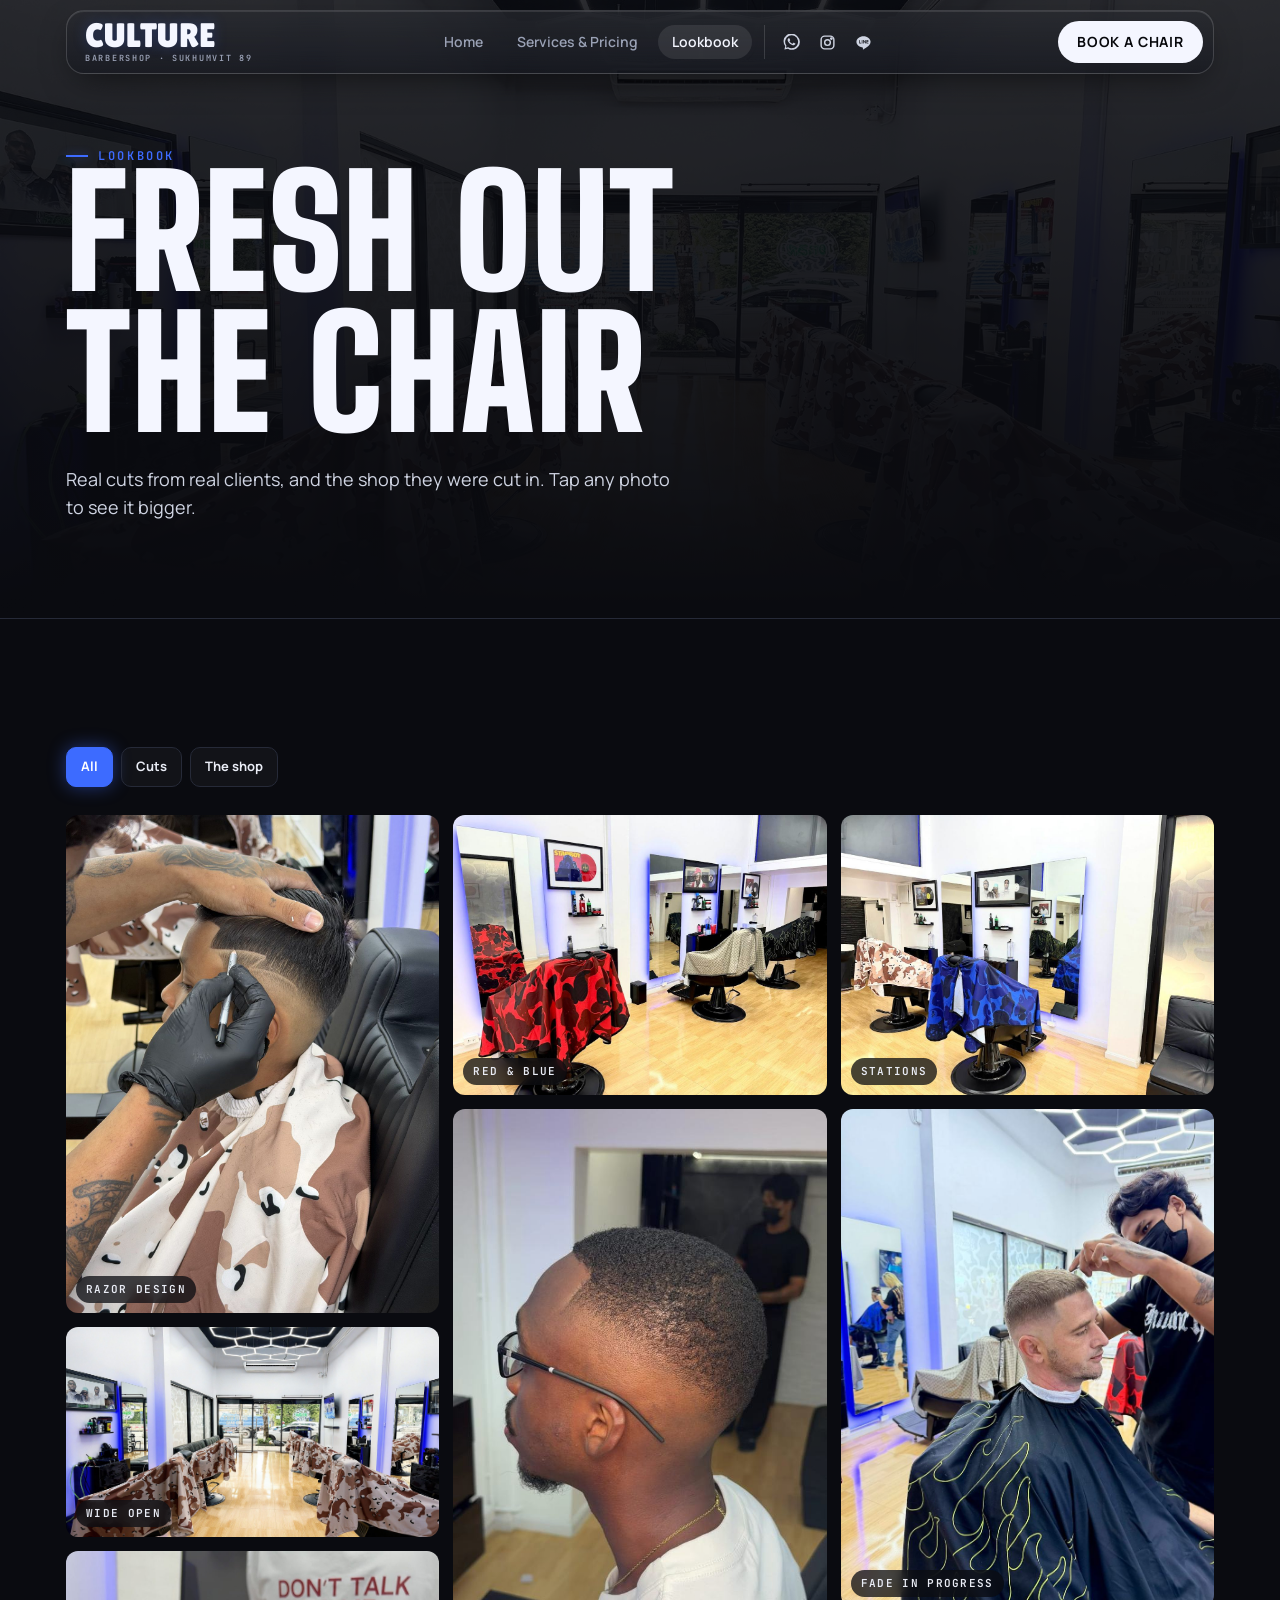
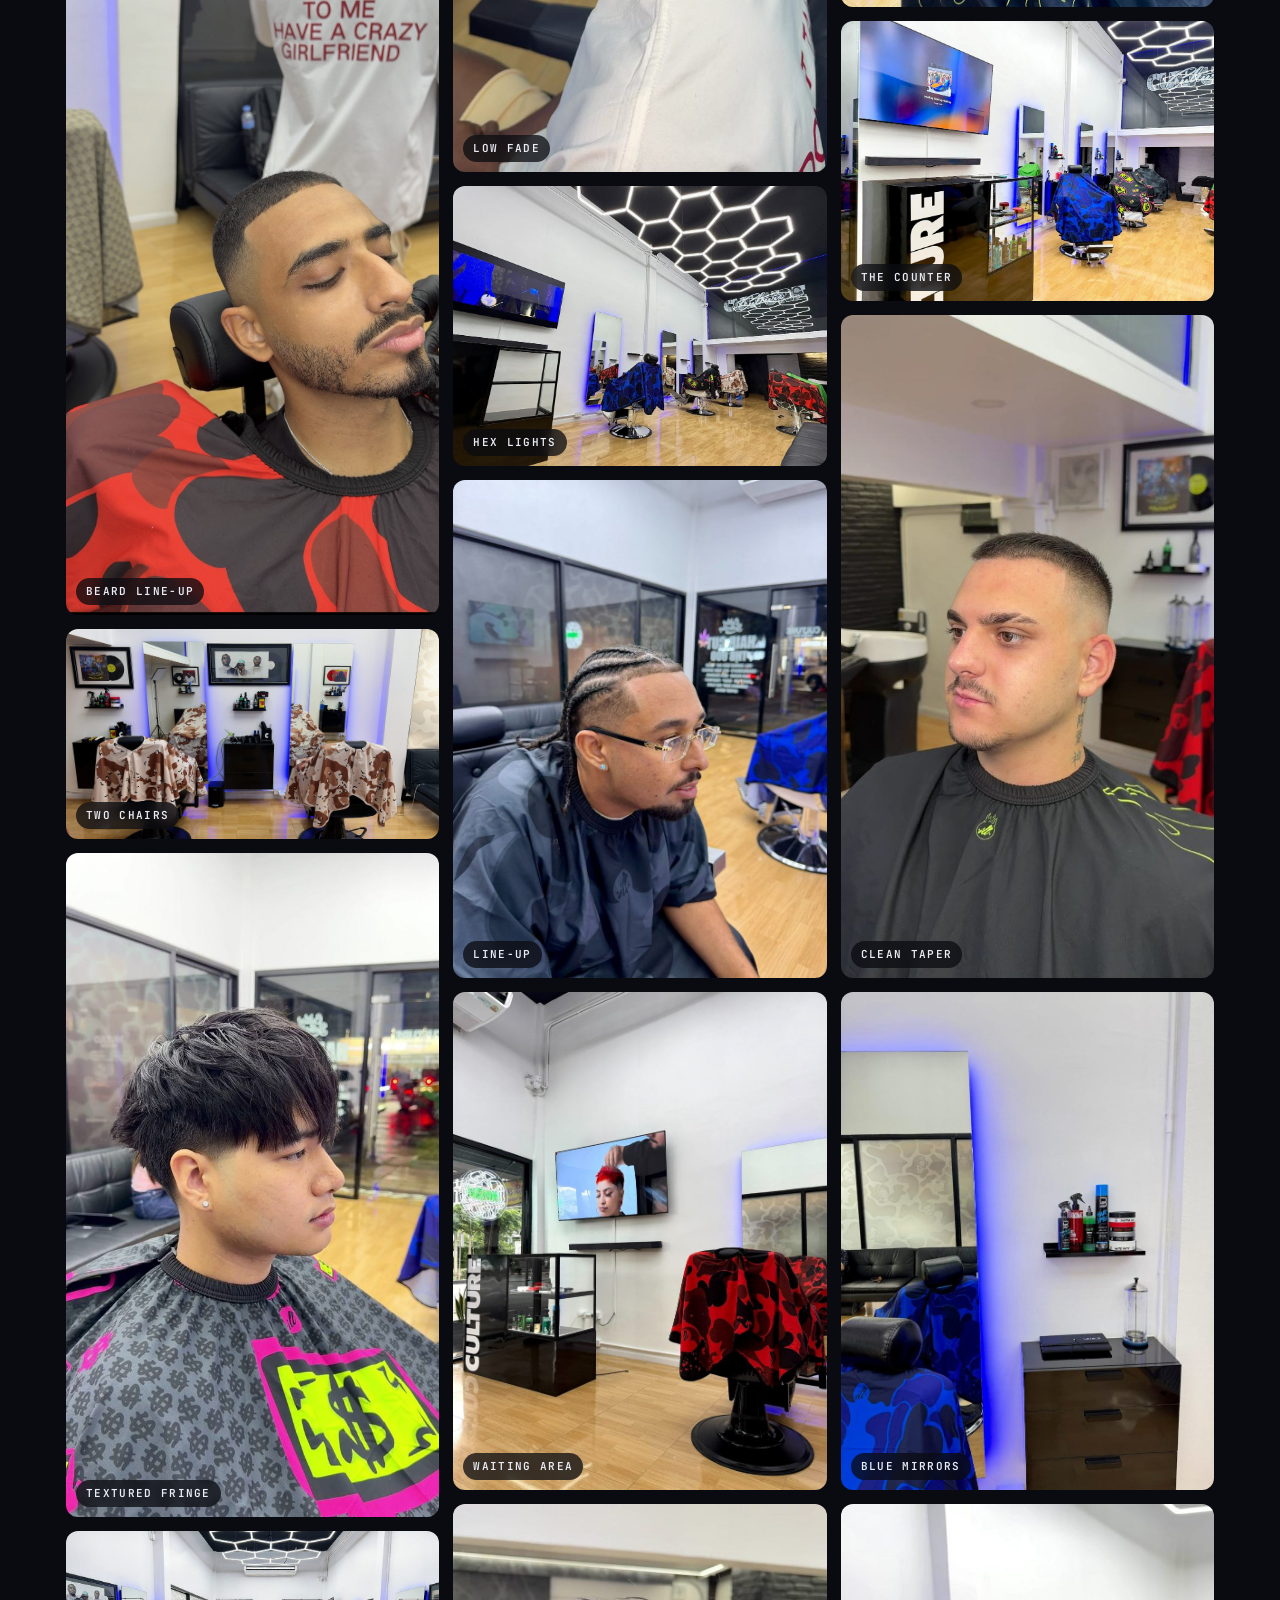
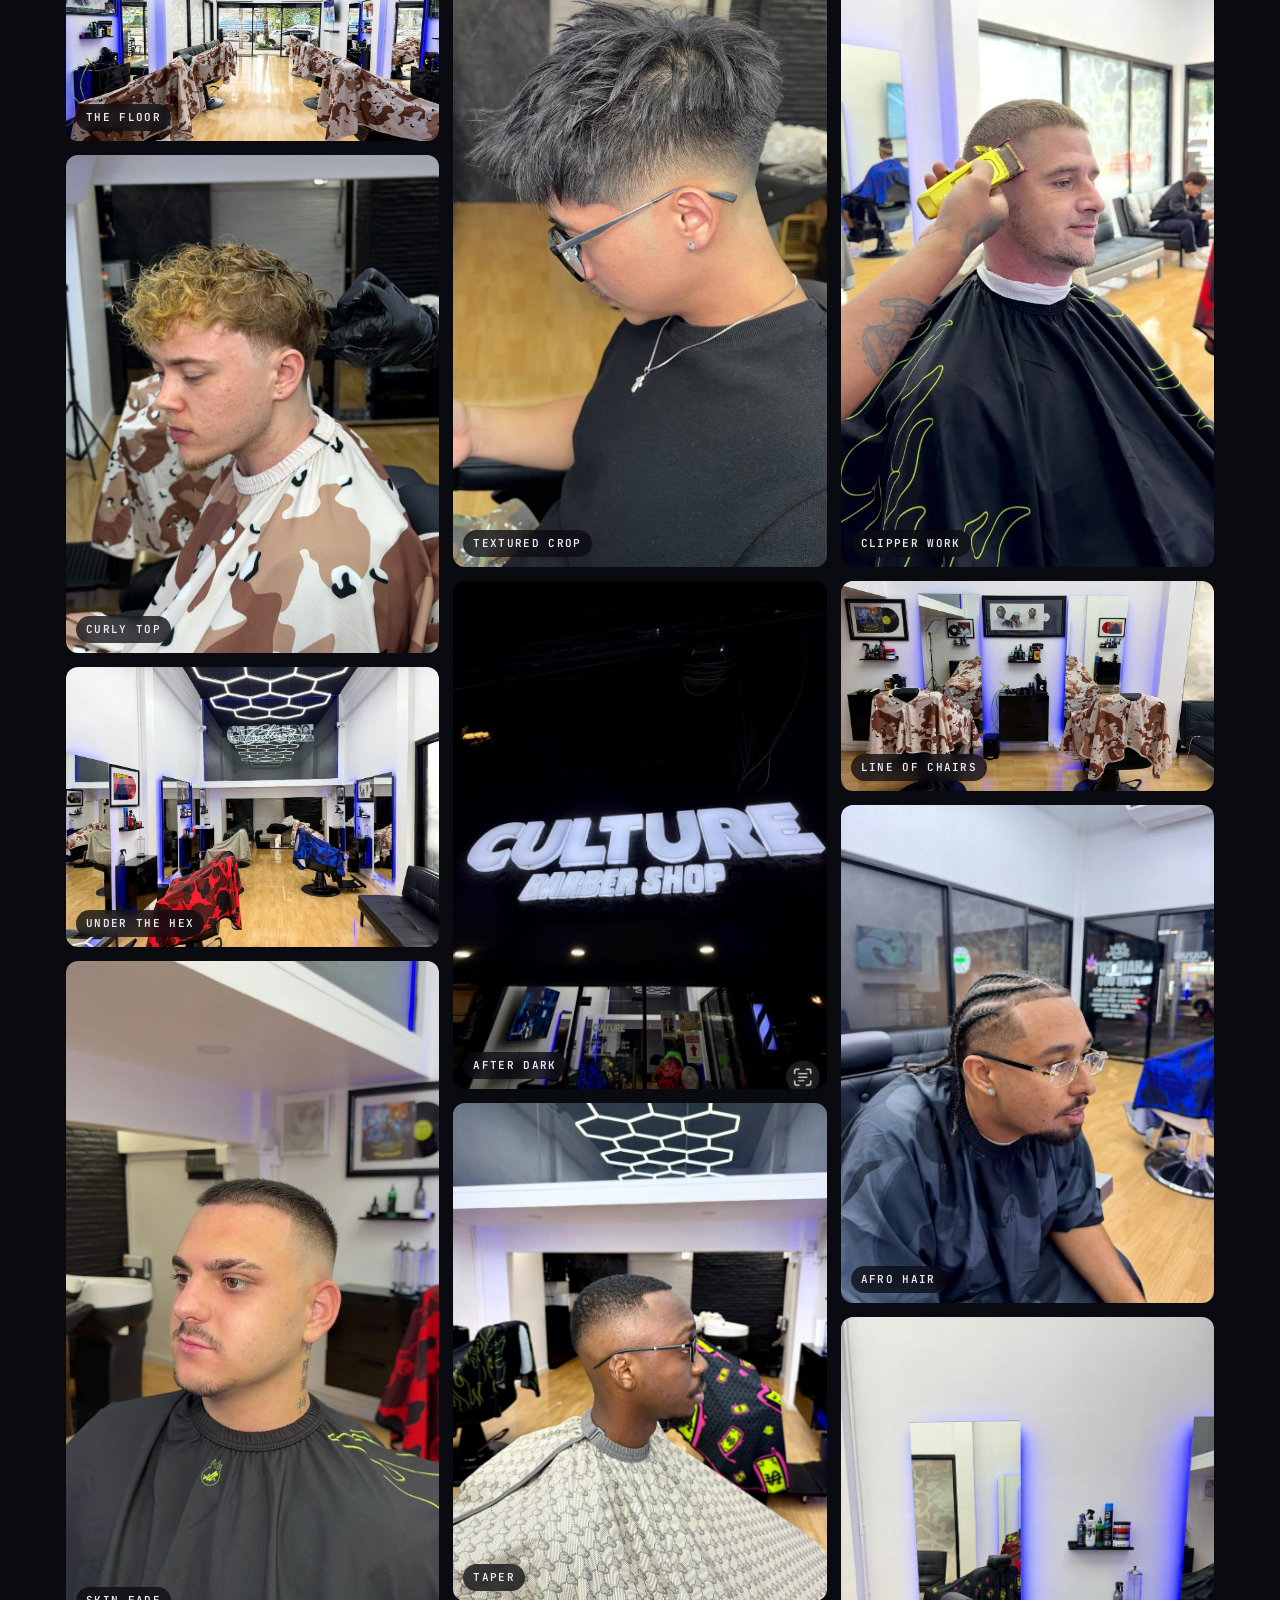
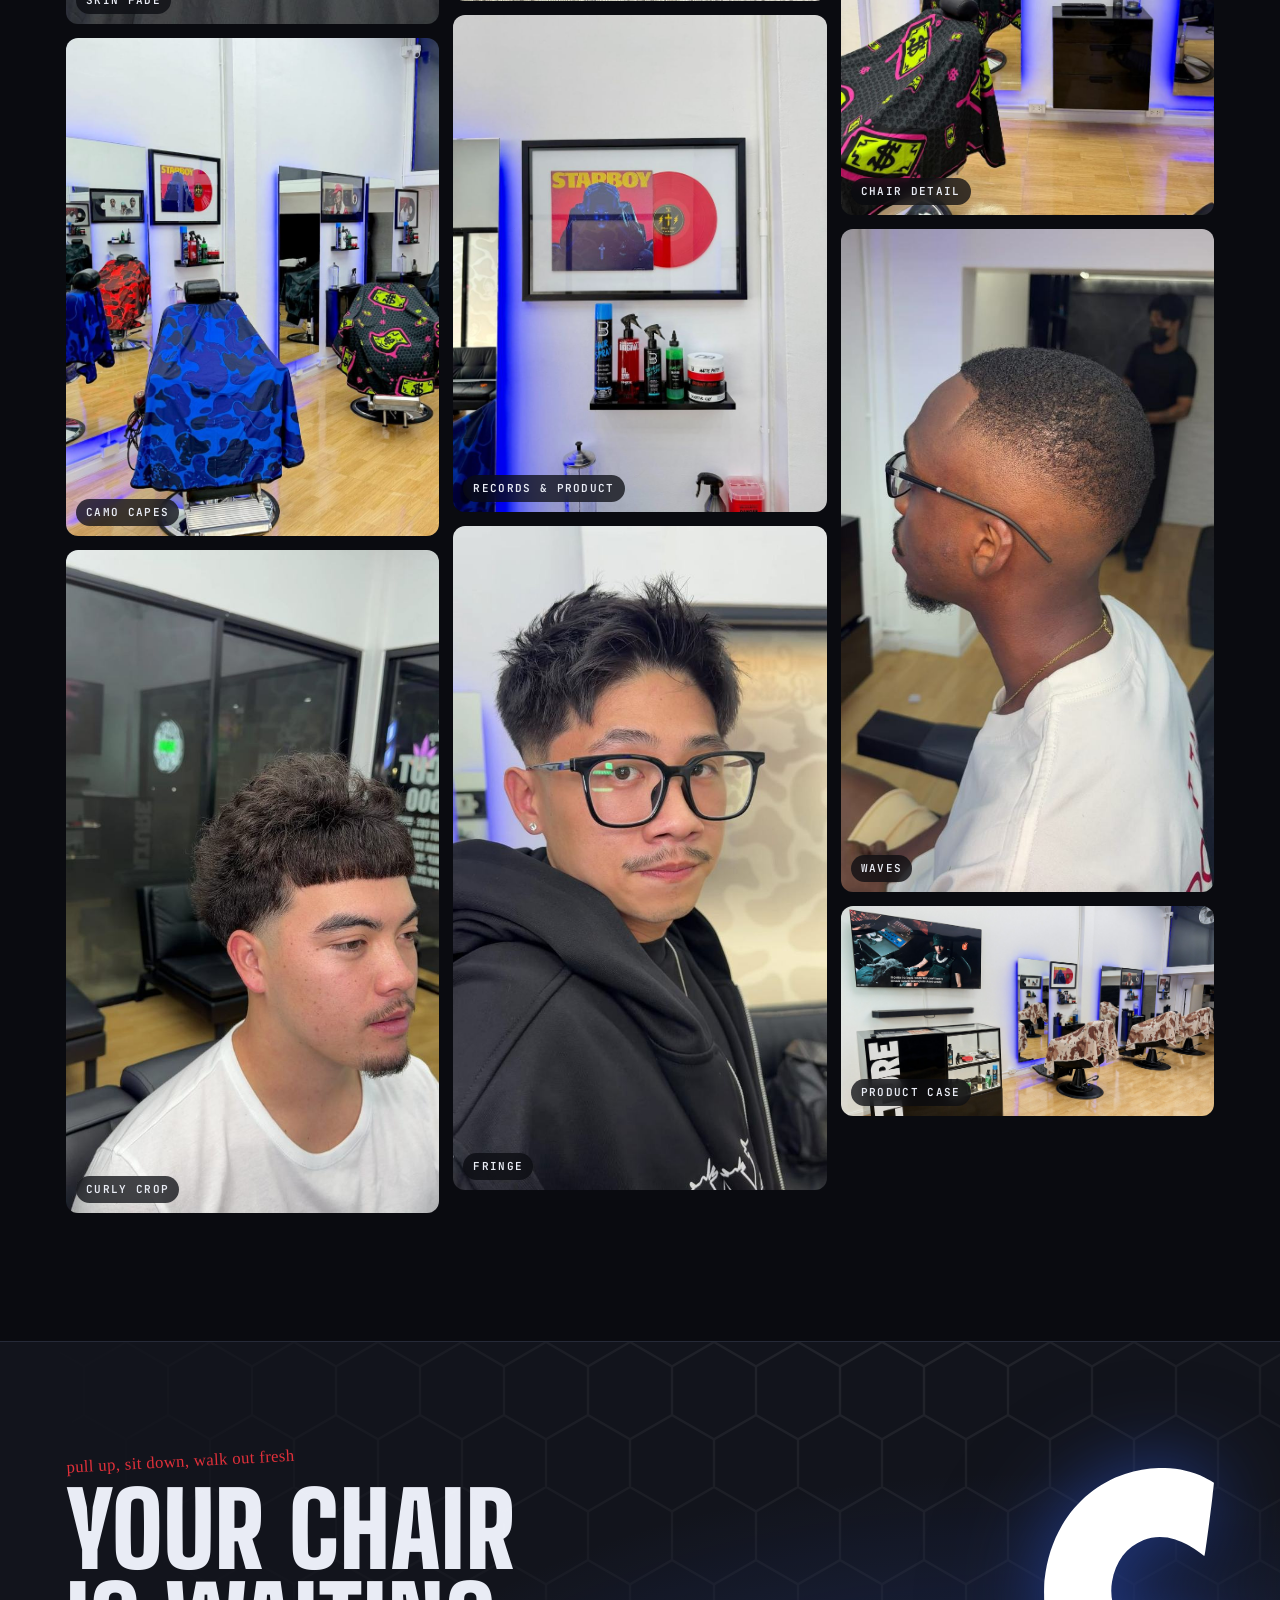
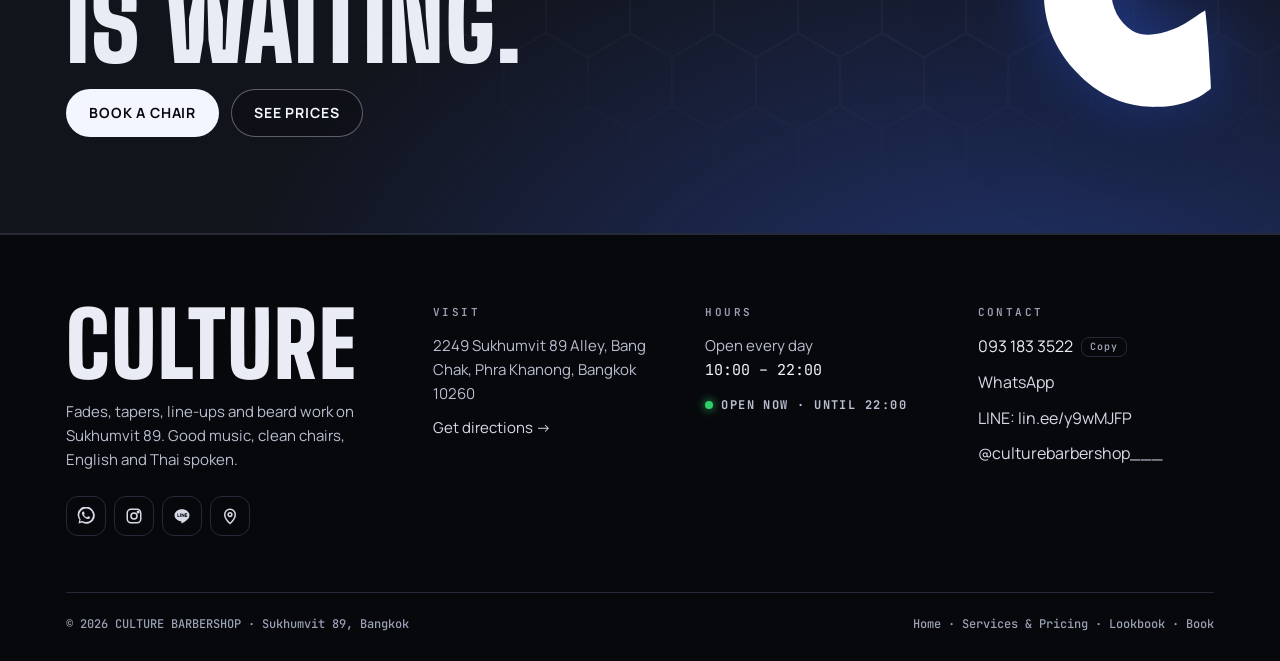
<file: lookbook.html>
<!doctype html>
<html lang="en">
<head>
<meta charset="utf-8">
<meta name="viewport" content="width=device-width, initial-scale=1, viewport-fit=cover">
<title>Lookbook · CULTURE Barbershop BKK</title>
<link rel="canonical" href="https://culturebarbershopbkk.com/lookbook">
<meta property="og:type" content="website">
<meta property="og:site_name" content="CULTURE Barbershop">
<meta property="og:title" content="Lookbook · CULTURE Barbershop BKK">
<meta property="og:description" content="Haircuts and the shop at CULTURE BARBERSHOP, Sukhumvit 89.">
<meta property="og:url" content="https://culturebarbershopbkk.com/lookbook">
<meta property="og:image" content="https://culturebarbershopbkk.com/img/n_shop3.jpg">
<meta name="twitter:card" content="summary_large_image">
<meta name="claude:viewport-fit-sides" content="cover">
<meta name="description" content="Haircuts and the shop at CULTURE BARBERSHOP, Sukhumvit 89.">
<link rel="preconnect" href="https://fonts.googleapis.com"><link rel="preconnect" href="https://fonts.gstatic.com" crossorigin><link rel="stylesheet" href="https://fonts.googleapis.com/css2?family=Big+Shoulders+Display:wght@700;800;900&family=JetBrains+Mono:wght@500;600;700&family=Manrope:wght@400;500;600;700;800&family=Permanent+Marker&display=swap">
<link rel="stylesheet" href="assets/site.css?v=10">
<link rel="icon" href="assets/favicon.svg" type="image/svg+xml">
<link rel="preload" href="assets/fonts/lilita-one.woff2" as="font" type="font/woff2" crossorigin>
</head>
<body>
<header class="site-header"><nav class="nav wrap" aria-label="Main">
<a class="brand" href="index.html" aria-label="CULTURE BARBERSHOP home"><span class="logo-wrap"><span class="logo" aria-hidden="true"><span class="logo-word">CULTURE</span></span><small>BARBERSHOP · SUKHUMVIT 89</small></span></a>
<ul class="nav-links"><li><a href="index.html">Home</a></li><li><a href="services.html">Services & Pricing</a></li><li><a href="lookbook.html" aria-current="page">Lookbook</a></li><li class="nav-social"><a href="https://wa.me/66931833522" target="_blank" rel="noopener" aria-label="WhatsApp"><svg viewBox="0 0 24 24" fill="currentColor"><path d="M20.5 3.5A11 11 0 0 0 3.2 17.1L2 22l5-1.3A11 11 0 0 0 20.5 3.5ZM12 20.1a9 9 0 0 1-4.6-1.3l-.3-.2-3 .8.8-2.9-.2-.3A9.1 9.1 0 1 1 12 20.1Zm5-6.8c-.3-.1-1.6-.8-1.9-.9-.3-.1-.4-.1-.6.1l-.9 1.1c-.2.2-.3.2-.6.1a7.4 7.4 0 0 1-3.7-3.2c-.3-.5.3-.5.8-1.6.1-.2 0-.3 0-.5l-.9-2c-.2-.5-.5-.5-.6-.5h-.5a1 1 0 0 0-.7.3 3 3 0 0 0-.9 2.2 5.2 5.2 0 0 0 1.1 2.8 11.9 11.9 0 0 0 4.6 4c1.7.7 2.4.8 3.2.7.5-.1 1.6-.7 1.9-1.3.2-.6.2-1.2.2-1.3l-.5-.3Z"/></svg></a><a href="https://www.instagram.com/culturebarbershop___/" target="_blank" rel="noopener" aria-label="Instagram"><svg viewBox="0 0 24 24" fill="none" stroke="currentColor" stroke-width="2"><rect x="3" y="3" width="18" height="18" rx="5"/><circle cx="12" cy="12" r="4"/><circle cx="17.5" cy="6.5" r="1" fill="currentColor"/></svg></a><a href="https://lin.ee/y9wMJFP" target="_blank" rel="noopener" aria-label="LINE"><svg viewBox="0 0 24 24" fill="currentColor"><path d="M12 3C6.5 3 2 6.6 2 11c0 3.9 3.5 7.2 8.3 7.9.3.1.8.2.9.5.1.3.1.7 0 1l-.1.9c0 .3-.2 1 .9.5s6-3.5 8.2-6.1A7.4 7.4 0 0 0 22 11c0-4.4-4.5-8-10-8Zm-3.6 10.4H6.4a.5.5 0 0 1-.5-.5V8.9a.5.5 0 0 1 1 0v3.5h1.5a.5.5 0 0 1 0 1Zm2.1-.5a.5.5 0 0 1-1 0V8.9a.5.5 0 0 1 1 0Zm4.8 0a.5.5 0 0 1-.9.3l-2-2.8v2.5a.5.5 0 0 1-1 0V8.9a.5.5 0 0 1 .9-.3l2 2.8V8.9a.5.5 0 0 1 1 0Zm3.3-2.5a.5.5 0 0 1 0 1h-1.5v1h1.5a.5.5 0 0 1 0 1h-2a.5.5 0 0 1-.5-.5V8.9a.5.5 0 0 1 .5-.5h2a.5.5 0 0 1 0 1h-1.5v1Z"/></svg></a><a href="#" data-tiktok target="_blank" rel="noopener" aria-label="TikTok" hidden><svg viewBox="0 0 24 24" fill="currentColor"><path d="M16.6 3c.4 2.2 1.9 3.8 4.4 4v3.1c-1.6 0-3.1-.5-4.4-1.3v6.3a6 6 0 1 1-6-6c.3 0 .7 0 1 .1v3.2a2.9 2.9 0 1 0 2 2.7V3h3Z"/></svg></a></li></ul>
<a class="btn btn--primary" href="https://www.fresha.com/a/culture-barbershop-sukhumvit-89-bangkok-2249-sukhumvit-89-alley-f60gp0az/booking?pId=3025168" target="_blank" rel="noopener">Book a chair</a>
<button class="menu-btn" aria-label="Menu" aria-expanded="false"><svg width="20" height="20" viewBox="0 0 24 24" fill="none" stroke="currentColor" stroke-width="2"><path d="M3 7h18M3 12h18M3 17h18"/></svg></button>
</nav></header>
<main>

<section class="page-hero"><div class="bg" style="background-image:url(img/n_shop3.jpg)"></div><div class="wrap">
<span class="eyebrow">Lookbook</span><h1>Fresh Out<br>The Chair</h1>
<p>Real cuts from real clients, and the shop they were cut in. Tap any photo to see it bigger.</p>
</div></section>
<section class="band"><div class="wrap">
<div class="filters opts" role="group" aria-label="Filter photos"><button type="button" class="opt" data-f="all" aria-pressed="true">All</button><button type="button" class="opt" data-f="cuts" aria-pressed="false">Cuts</button><button type="button" class="opt" data-f="shop" aria-pressed="false">The shop</button></div>
<div class="masonry"><figure data-cat="cuts"><img src="img/n_razor.jpg" alt="Razor design on a skin fade" loading="lazy"><figcaption>Razor design</figcaption></figure><figure data-cat="shop"><img src="img/n_shop3.jpg" alt="The shop floor under the hex lights" loading="lazy"><figcaption>Wide open</figcaption></figure><figure data-cat="cuts"><img src="img/n_lineup.jpg" alt="Beard and hairline line-up" loading="lazy"><figcaption>Beard line-up</figcaption></figure><figure data-cat="shop"><img src="img/n_shop2.jpg" alt="Two stations with camo capes" loading="lazy"><figcaption>Two chairs</figcaption></figure><figure data-cat="cuts"><img src="img/p13.jpg" alt="Textured fringe" loading="lazy"><figcaption>Textured fringe</figcaption></figure><figure data-cat="shop"><img src="img/p19.jpg" alt="The floor" loading="lazy"><figcaption>The floor</figcaption></figure><figure data-cat="cuts"><img src="img/p21.jpg" alt="Curly top" loading="lazy"><figcaption>Curly top</figcaption></figure><figure data-cat="shop"><img src="img/p02.jpg" alt="Under the hex" loading="lazy"><figcaption>Under the hex</figcaption></figure><figure data-cat="cuts"><img src="img/p27.jpg" alt="Skin fade" loading="lazy"><figcaption>Skin fade</figcaption></figure><figure data-cat="shop"><img src="img/p03.jpg" alt="Camo capes" loading="lazy"><figcaption>Camo capes</figcaption></figure><figure data-cat="cuts"><img src="img/p01.jpg" alt="Curly crop" loading="lazy"><figcaption>Curly crop</figcaption></figure><figure data-cat="shop"><img src="img/p17.jpg" alt="Red &amp; blue" loading="lazy"><figcaption>Red &amp; blue</figcaption></figure><figure data-cat="cuts"><img src="img/p08.jpg" alt="Low fade" loading="lazy"><figcaption>Low fade</figcaption></figure><figure data-cat="shop"><img src="img/p16.jpg" alt="Hex lights" loading="lazy"><figcaption>Hex lights</figcaption></figure><figure data-cat="cuts"><img src="img/p30.jpg" alt="Line-up" loading="lazy"><figcaption>Line-up</figcaption></figure><figure data-cat="shop"><img src="img/p25.jpg" alt="Waiting area" loading="lazy"><figcaption>Waiting area</figcaption></figure><figure data-cat="cuts"><img src="img/p06.jpg" alt="Textured crop" loading="lazy"><figcaption>Textured crop</figcaption></figure><figure data-cat="shop"><img src="img/p12.jpg" alt="After dark" loading="lazy"><figcaption>After dark</figcaption></figure><figure data-cat="cuts"><img src="img/p31.jpg" alt="Taper" loading="lazy"><figcaption>Taper</figcaption></figure><figure data-cat="shop"><img src="img/p15.jpg" alt="Records &amp; product" loading="lazy"><figcaption>Records &amp; product</figcaption></figure><figure data-cat="cuts"><img src="img/p14.jpg" alt="Fringe" loading="lazy"><figcaption>Fringe</figcaption></figure><figure data-cat="shop"><img src="img/p18.jpg" alt="Stations" loading="lazy"><figcaption>Stations</figcaption></figure><figure data-cat="cuts"><img src="img/p28.jpg" alt="Fade in progress" loading="lazy"><figcaption>Fade in progress</figcaption></figure><figure data-cat="shop"><img src="img/p04.jpg" alt="The counter" loading="lazy"><figcaption>The counter</figcaption></figure><figure data-cat="cuts"><img src="img/r_danail.jpg" alt="Clean taper" loading="lazy"><figcaption>Clean taper</figcaption></figure><figure data-cat="shop"><img src="img/p07.jpg" alt="Blue mirrors" loading="lazy"><figcaption>Blue mirrors</figcaption></figure><figure data-cat="cuts"><img src="img/p20.jpg" alt="Clipper work" loading="lazy"><figcaption>Clipper work</figcaption></figure><figure data-cat="shop"><img src="img/p23.jpg" alt="Line of chairs" loading="lazy"><figcaption>Line of chairs</figcaption></figure><figure data-cat="cuts"><img src="img/r_howard.jpg" alt="Afro hair" loading="lazy"><figcaption>Afro hair</figcaption></figure><figure data-cat="shop"><img src="img/p10.jpg" alt="Chair detail" loading="lazy"><figcaption>Chair detail</figcaption></figure><figure data-cat="cuts"><img src="img/r_guwop.jpg" alt="Waves" loading="lazy"><figcaption>Waves</figcaption></figure><figure data-cat="shop"><img src="img/n_shop1.jpg" alt="Product case and stations" loading="lazy"><figcaption>Product case</figcaption></figure></div>
</div></section>

</main>
<section class="cta-band"><div class="hexfield"></div><div class="wrap">
<div style="display:grid;gap:18px;max-width:640px"><span class="tag">pull up, sit down, walk out fresh</span><h2>Your chair is waiting.</h2>
<div style="display:flex;gap:12px;flex-wrap:wrap"><a class="btn btn--primary" href="https://www.fresha.com/a/culture-barbershop-sukhumvit-89-bangkok-2249-sukhumvit-89-alley-f60gp0az/booking?pId=3025168" target="_blank" rel="noopener">Book a chair</a><a class="btn btn--ghost" href="services.html">See prices</a></div></div>
<img class="c-big" src="assets/c.svg" alt="" aria-hidden="true"></div></section>
<footer class="site-footer"><div class="wrap">
<div class="foot-grid">
<div class="foot-brand"><span class="word">CULTURE</span><p>Fades, tapers, line-ups and beard work on Sukhumvit 89. Good music, clean chairs, English and Thai spoken.</p>
<div class="socials"><a href="https://wa.me/66931833522" target="_blank" rel="noopener" aria-label="WhatsApp"><svg viewBox="0 0 24 24" fill="currentColor"><path d="M20.5 3.5A11 11 0 0 0 3.2 17.1L2 22l5-1.3A11 11 0 0 0 20.5 3.5ZM12 20.1a9 9 0 0 1-4.6-1.3l-.3-.2-3 .8.8-2.9-.2-.3A9.1 9.1 0 1 1 12 20.1Zm5-6.8c-.3-.1-1.6-.8-1.9-.9-.3-.1-.4-.1-.6.1l-.9 1.1c-.2.2-.3.2-.6.1a7.4 7.4 0 0 1-3.7-3.2c-.3-.5.3-.5.8-1.6.1-.2 0-.3 0-.5l-.9-2c-.2-.5-.5-.5-.6-.5h-.5a1 1 0 0 0-.7.3 3 3 0 0 0-.9 2.2 5.2 5.2 0 0 0 1.1 2.8 11.9 11.9 0 0 0 4.6 4c1.7.7 2.4.8 3.2.7.5-.1 1.6-.7 1.9-1.3.2-.6.2-1.2.2-1.3l-.5-.3Z"/></svg></a><a href="https://www.instagram.com/culturebarbershop___/" target="_blank" rel="noopener" aria-label="Instagram"><svg viewBox="0 0 24 24" fill="none" stroke="currentColor" stroke-width="2"><rect x="3" y="3" width="18" height="18" rx="5"/><circle cx="12" cy="12" r="4"/><circle cx="17.5" cy="6.5" r="1" fill="currentColor"/></svg></a><a href="https://lin.ee/y9wMJFP" target="_blank" rel="noopener" aria-label="LINE"><svg viewBox="0 0 24 24" fill="currentColor"><path d="M12 3C6.5 3 2 6.6 2 11c0 3.9 3.5 7.2 8.3 7.9.3.1.8.2.9.5.1.3.1.7 0 1l-.1.9c0 .3-.2 1 .9.5s6-3.5 8.2-6.1A7.4 7.4 0 0 0 22 11c0-4.4-4.5-8-10-8Zm-3.6 10.4H6.4a.5.5 0 0 1-.5-.5V8.9a.5.5 0 0 1 1 0v3.5h1.5a.5.5 0 0 1 0 1Zm2.1-.5a.5.5 0 0 1-1 0V8.9a.5.5 0 0 1 1 0Zm4.8 0a.5.5 0 0 1-.9.3l-2-2.8v2.5a.5.5 0 0 1-1 0V8.9a.5.5 0 0 1 .9-.3l2 2.8V8.9a.5.5 0 0 1 1 0Zm3.3-2.5a.5.5 0 0 1 0 1h-1.5v1h1.5a.5.5 0 0 1 0 1h-2a.5.5 0 0 1-.5-.5V8.9a.5.5 0 0 1 .5-.5h2a.5.5 0 0 1 0 1h-1.5v1Z"/></svg></a><a href="#" data-tiktok target="_blank" rel="noopener" aria-label="TikTok" hidden><svg viewBox="0 0 24 24" fill="currentColor"><path d="M16.6 3c.4 2.2 1.9 3.8 4.4 4v3.1c-1.6 0-3.1-.5-4.4-1.3v6.3a6 6 0 1 1-6-6c.3 0 .7 0 1 .1v3.2a2.9 2.9 0 1 0 2 2.7V3h3Z"/></svg></a><a href="https://www.google.com/maps/place/CULTURE+BARBERSHOP+Sukhumvit+89/@13.7007611,100.6036198,17z/data=!3m1!4b1!4m6!3m5!1s0x30e29fedb9d79cb7:0xbc62ccfe419cfe51!8m2!3d13.7007611!4d100.6036198!16s%2Fg%2F11zfk663jd" target="_blank" rel="noopener" aria-label="Google Maps"><svg viewBox="0 0 24 24" fill="none" stroke="currentColor" stroke-width="2"><path d="M12 22s7-6.2 7-12a7 7 0 0 0-14 0c0 5.8 7 12 7 12Z"/><circle cx="12" cy="10" r="2.5"/></svg></a></div></div>
<div><h4>Visit</h4><p>2249 Sukhumvit 89 Alley, Bang Chak, Phra Khanong, Bangkok 10260</p><p style="margin-top:10px"><a href="https://www.google.com/maps/place/CULTURE+BARBERSHOP+Sukhumvit+89/@13.7007611,100.6036198,17z/data=!3m1!4b1!4m6!3m5!1s0x30e29fedb9d79cb7:0xbc62ccfe419cfe51!8m2!3d13.7007611!4d100.6036198!16s%2Fg%2F11zfk663jd" target="_blank" rel="noopener">Get directions →</a></p></div>
<div><h4>Hours</h4><p>Open every day<br><span style="font-family:var(--mono);color:var(--hex)">10:00 – 22:00</span></p><p style="margin-top:10px"><span class="open-now" data-open-now></span></p></div>
<div><h4>Contact</h4><ul>
<li><span class="copyable"><span>093 183 3522</span><button type="button" data-copy="0931833522">Copy</button></span></li>
<li><a href="https://wa.me/66931833522" target="_blank" rel="noopener">WhatsApp</a></li>
<li><a href="https://lin.ee/y9wMJFP" target="_blank" rel="noopener">LINE: lin.ee/y9wMJFP</a></li>
<li><a href="https://www.instagram.com/culturebarbershop___/" target="_blank" rel="noopener">@culturebarbershop___</a></li></ul></div>
</div>
<div class="foot-bottom"><span>© <span data-year>2026</span> CULTURE BARBERSHOP · Sukhumvit 89, Bangkok</span><span>Home · Services &amp; Pricing · Lookbook · Book</span></div>
</div></footer>
<script src="assets/site.js?v=7"></script>
</body>
</html>
</file>
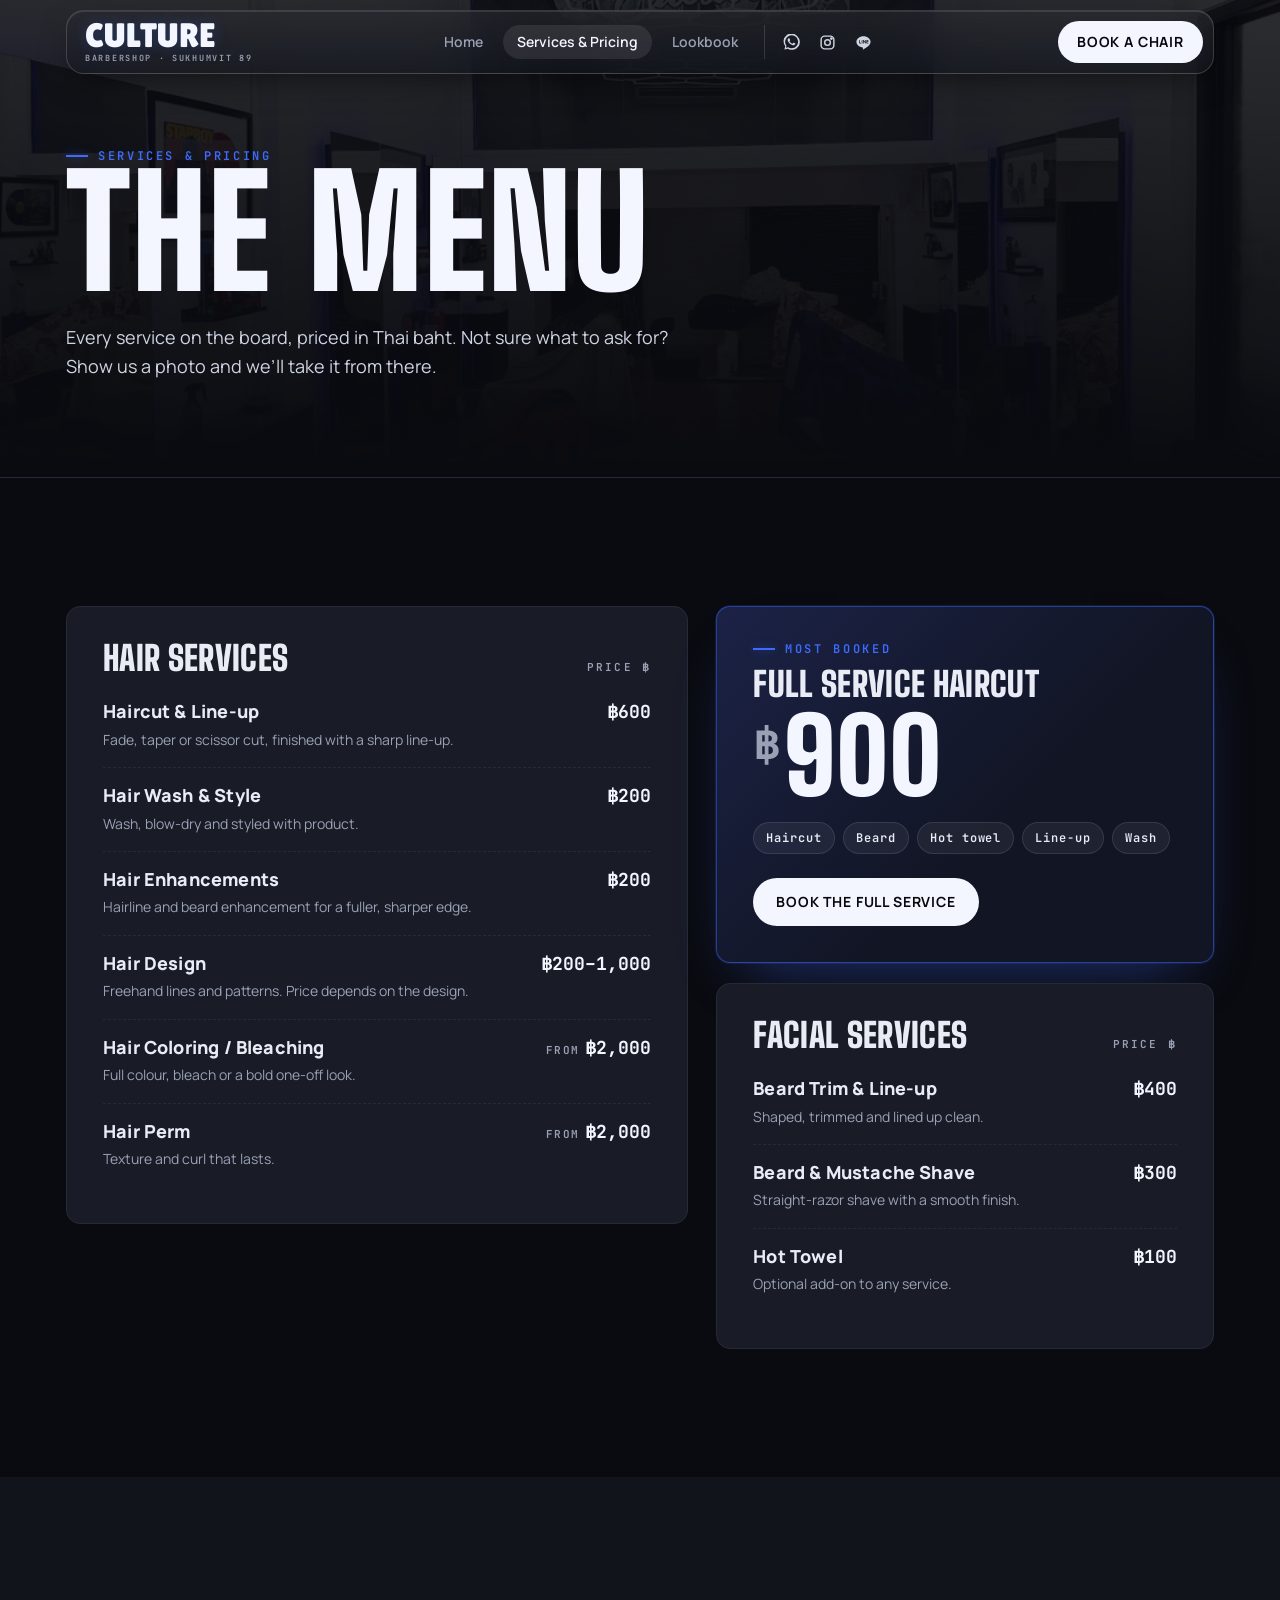
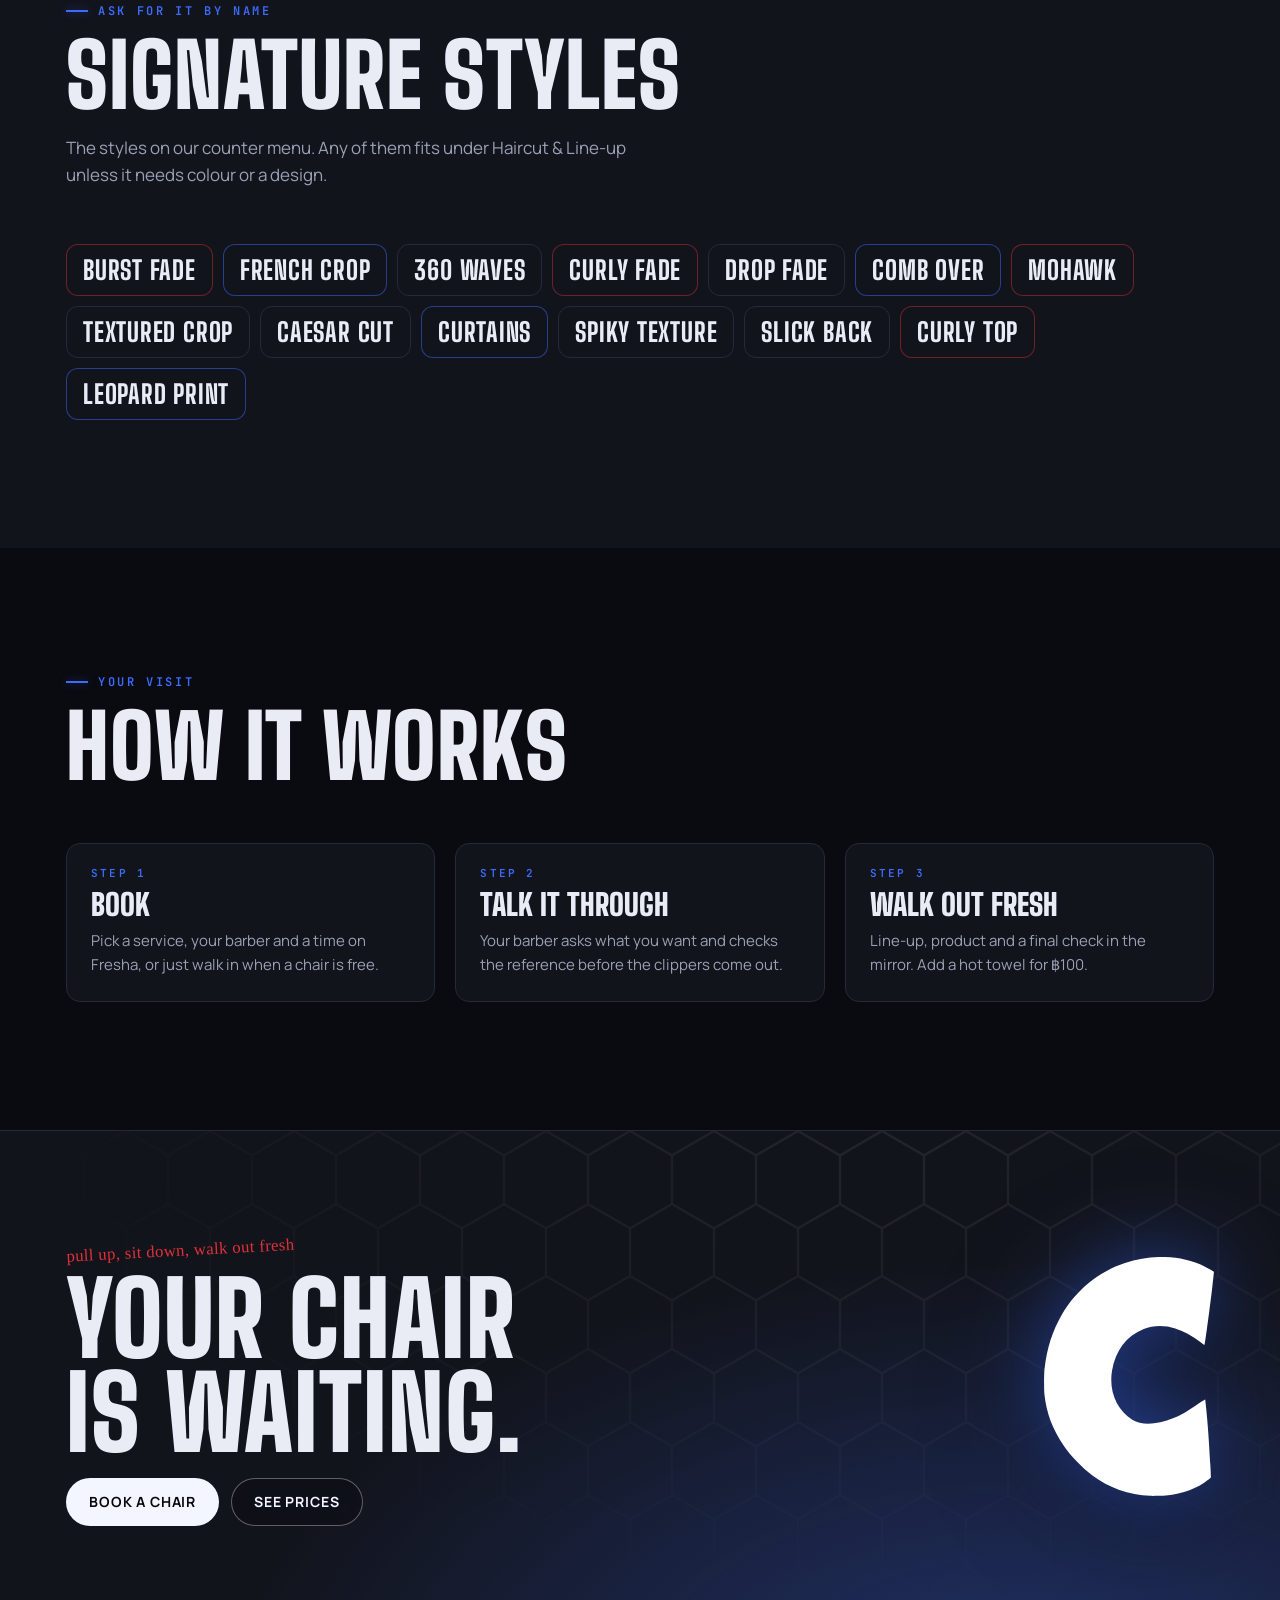
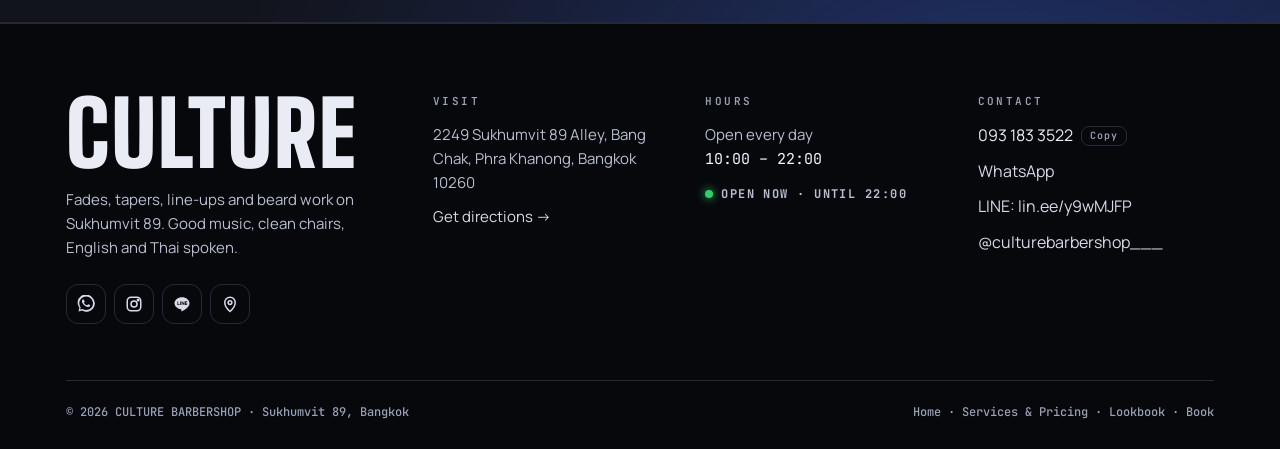
<file: services.html>
<!doctype html>
<html lang="en">
<head>
<meta charset="utf-8">
<meta name="viewport" content="width=device-width, initial-scale=1, viewport-fit=cover">
<title>Services & Pricing · CULTURE Barbershop BKK</title>
<link rel="canonical" href="https://culturebarbershopbkk.com/services">
<meta property="og:type" content="website">
<meta property="og:site_name" content="CULTURE Barbershop">
<meta property="og:title" content="Services & Pricing · CULTURE Barbershop BKK">
<meta property="og:description" content="CULTURE BARBERSHOP price list: haircuts, beard work, colour and more.">
<meta property="og:url" content="https://culturebarbershopbkk.com/services">
<meta property="og:image" content="https://culturebarbershopbkk.com/img/n_shop3.jpg">
<meta name="twitter:card" content="summary_large_image">
<meta name="claude:viewport-fit-sides" content="cover">
<meta name="description" content="CULTURE BARBERSHOP price list: haircuts, beard work, colour and more.">
<link rel="preconnect" href="https://fonts.googleapis.com"><link rel="preconnect" href="https://fonts.gstatic.com" crossorigin><link rel="stylesheet" href="https://fonts.googleapis.com/css2?family=Big+Shoulders+Display:wght@700;800;900&family=JetBrains+Mono:wght@500;600;700&family=Manrope:wght@400;500;600;700;800&family=Permanent+Marker&display=swap">
<link rel="stylesheet" href="assets/site.css?v=10">
<link rel="icon" href="assets/favicon.svg" type="image/svg+xml">
<link rel="preload" href="assets/fonts/lilita-one.woff2" as="font" type="font/woff2" crossorigin>
</head>
<body>
<header class="site-header"><nav class="nav wrap" aria-label="Main">
<a class="brand" href="index.html" aria-label="CULTURE BARBERSHOP home"><span class="logo-wrap"><span class="logo" aria-hidden="true"><span class="logo-word">CULTURE</span></span><small>BARBERSHOP · SUKHUMVIT 89</small></span></a>
<ul class="nav-links"><li><a href="index.html">Home</a></li><li><a href="services.html" aria-current="page">Services & Pricing</a></li><li><a href="lookbook.html">Lookbook</a></li><li class="nav-social"><a href="https://wa.me/66931833522" target="_blank" rel="noopener" aria-label="WhatsApp"><svg viewBox="0 0 24 24" fill="currentColor"><path d="M20.5 3.5A11 11 0 0 0 3.2 17.1L2 22l5-1.3A11 11 0 0 0 20.5 3.5ZM12 20.1a9 9 0 0 1-4.6-1.3l-.3-.2-3 .8.8-2.9-.2-.3A9.1 9.1 0 1 1 12 20.1Zm5-6.8c-.3-.1-1.6-.8-1.9-.9-.3-.1-.4-.1-.6.1l-.9 1.1c-.2.2-.3.2-.6.1a7.4 7.4 0 0 1-3.7-3.2c-.3-.5.3-.5.8-1.6.1-.2 0-.3 0-.5l-.9-2c-.2-.5-.5-.5-.6-.5h-.5a1 1 0 0 0-.7.3 3 3 0 0 0-.9 2.2 5.2 5.2 0 0 0 1.1 2.8 11.9 11.9 0 0 0 4.6 4c1.7.7 2.4.8 3.2.7.5-.1 1.6-.7 1.9-1.3.2-.6.2-1.2.2-1.3l-.5-.3Z"/></svg></a><a href="https://www.instagram.com/culturebarbershop___/" target="_blank" rel="noopener" aria-label="Instagram"><svg viewBox="0 0 24 24" fill="none" stroke="currentColor" stroke-width="2"><rect x="3" y="3" width="18" height="18" rx="5"/><circle cx="12" cy="12" r="4"/><circle cx="17.5" cy="6.5" r="1" fill="currentColor"/></svg></a><a href="https://lin.ee/y9wMJFP" target="_blank" rel="noopener" aria-label="LINE"><svg viewBox="0 0 24 24" fill="currentColor"><path d="M12 3C6.5 3 2 6.6 2 11c0 3.9 3.5 7.2 8.3 7.9.3.1.8.2.9.5.1.3.1.7 0 1l-.1.9c0 .3-.2 1 .9.5s6-3.5 8.2-6.1A7.4 7.4 0 0 0 22 11c0-4.4-4.5-8-10-8Zm-3.6 10.4H6.4a.5.5 0 0 1-.5-.5V8.9a.5.5 0 0 1 1 0v3.5h1.5a.5.5 0 0 1 0 1Zm2.1-.5a.5.5 0 0 1-1 0V8.9a.5.5 0 0 1 1 0Zm4.8 0a.5.5 0 0 1-.9.3l-2-2.8v2.5a.5.5 0 0 1-1 0V8.9a.5.5 0 0 1 .9-.3l2 2.8V8.9a.5.5 0 0 1 1 0Zm3.3-2.5a.5.5 0 0 1 0 1h-1.5v1h1.5a.5.5 0 0 1 0 1h-2a.5.5 0 0 1-.5-.5V8.9a.5.5 0 0 1 .5-.5h2a.5.5 0 0 1 0 1h-1.5v1Z"/></svg></a><a href="#" data-tiktok target="_blank" rel="noopener" aria-label="TikTok" hidden><svg viewBox="0 0 24 24" fill="currentColor"><path d="M16.6 3c.4 2.2 1.9 3.8 4.4 4v3.1c-1.6 0-3.1-.5-4.4-1.3v6.3a6 6 0 1 1-6-6c.3 0 .7 0 1 .1v3.2a2.9 2.9 0 1 0 2 2.7V3h3Z"/></svg></a></li></ul>
<a class="btn btn--primary" href="https://www.fresha.com/a/culture-barbershop-sukhumvit-89-bangkok-2249-sukhumvit-89-alley-f60gp0az/booking?pId=3025168" target="_blank" rel="noopener">Book a chair</a>
<button class="menu-btn" aria-label="Menu" aria-expanded="false"><svg width="20" height="20" viewBox="0 0 24 24" fill="none" stroke="currentColor" stroke-width="2"><path d="M3 7h18M3 12h18M3 17h18"/></svg></button>
</nav></header>
<main>

<section class="page-hero"><div class="bg" style="background-image:url(img/p02.jpg)"></div><div class="wrap">
<span class="eyebrow">Services &amp; pricing</span><h1>The Menu</h1>
<p>Every service on the board, priced in Thai baht. Not sure what to ask for? Show us a photo and we’ll take it from there.</p>
</div></section>

<section class="band"><div class="wrap">
<div class="menu-grid">
<div class="menu-card reveal"><h3>Hair services <span>PRICE ฿</span></h3><div class="price-row"><b>Haircut &amp; Line-up</b><span class="price">฿600</span><small>Fade, taper or scissor cut, finished with a sharp line-up.</small></div><div class="price-row"><b>Hair Wash &amp; Style</b><span class="price">฿200</span><small>Wash, blow-dry and styled with product.</small></div><div class="price-row"><b>Hair Enhancements</b><span class="price">฿200</span><small>Hairline and beard enhancement for a fuller, sharper edge.</small></div><div class="price-row"><b>Hair Design</b><span class="price">฿200–1,000</span><small>Freehand lines and patterns. Price depends on the design.</small></div><div class="price-row"><b>Hair Coloring / Bleaching</b><span class="price"><em>FROM</em>฿2,000</span><small>Full colour, bleach or a bold one-off look.</small></div><div class="price-row"><b>Hair Perm</b><span class="price"><em>FROM</em>฿2,000</span><small>Texture and curl that lasts.</small></div></div>
<div class="menu-side"><div class="menu-card feature-cut reveal">
<div class="eyebrow">Most booked</div>
<h3 style="margin-top:14px">Full Service Haircut</h3>
<div class="big"><sup>฿</sup>900</div>
<ul><li>Haircut</li><li>Beard</li><li>Hot towel</li><li>Line-up</li><li>Wash</li></ul>
<a class="btn btn--primary" href="https://www.fresha.com/a/culture-barbershop-sukhumvit-89-bangkok-2249-sukhumvit-89-alley-f60gp0az/booking?pId=3025168" target="_blank" rel="noopener">Book the full service</a>
</div>
<div class="menu-card reveal"><h3>Facial services <span>PRICE ฿</span></h3><div class="price-row"><b>Beard Trim &amp; Line-up</b><span class="price">฿400</span><small>Shaped, trimmed and lined up clean.</small></div><div class="price-row"><b>Beard &amp; Mustache Shave</b><span class="price">฿300</span><small>Straight-razor shave with a smooth finish.</small></div><div class="price-row"><b>Hot Towel</b><span class="price">฿100</span><small>Optional add-on to any service.</small></div></div></div>
</div></div></section>

<section class="band band--panel"><div class="wrap">
<div class="sec-head reveal"><span class="eyebrow">Ask for it by name</span><h2>Signature Styles</h2>
<p>The styles on our counter menu. Any of them fits under Haircut &amp; Line-up unless it needs colour or a design.</p></div>
<div class="styles reveal"><span>Burst fade</span><span>French crop</span><span>360 waves</span><span>Curly fade</span><span>Drop fade</span><span>Comb over</span><span>Mohawk</span><span>Textured crop</span><span>Caesar cut</span><span>Curtains</span><span>Spiky texture</span><span>Slick back</span><span>Curly top</span><span>Leopard print</span></div>
</div></section>

<section class="band"><div class="wrap">
<div class="sec-head reveal"><span class="eyebrow">Your visit</span><h2>How It Works</h2></div>
<div class="steps3">
<div class="reveal"><i>STEP 1</i><b>Book</b><p>Pick a service, your barber and a time on Fresha, or just walk in when a chair is free.</p></div>
<div class="reveal"><i>STEP 2</i><b>Talk it through</b><p>Your barber asks what you want and checks the reference before the clippers come out.</p></div>
<div class="reveal"><i>STEP 3</i><b>Walk out fresh</b><p>Line-up, product and a final check in the mirror. Add a hot towel for ฿100.</p></div>
</div></div></section>

</main>
<section class="cta-band"><div class="hexfield"></div><div class="wrap">
<div style="display:grid;gap:18px;max-width:640px"><span class="tag">pull up, sit down, walk out fresh</span><h2>Your chair is waiting.</h2>
<div style="display:flex;gap:12px;flex-wrap:wrap"><a class="btn btn--primary" href="https://www.fresha.com/a/culture-barbershop-sukhumvit-89-bangkok-2249-sukhumvit-89-alley-f60gp0az/booking?pId=3025168" target="_blank" rel="noopener">Book a chair</a><a class="btn btn--ghost" href="services.html">See prices</a></div></div>
<img class="c-big" src="assets/c.svg" alt="" aria-hidden="true"></div></section>
<footer class="site-footer"><div class="wrap">
<div class="foot-grid">
<div class="foot-brand"><span class="word">CULTURE</span><p>Fades, tapers, line-ups and beard work on Sukhumvit 89. Good music, clean chairs, English and Thai spoken.</p>
<div class="socials"><a href="https://wa.me/66931833522" target="_blank" rel="noopener" aria-label="WhatsApp"><svg viewBox="0 0 24 24" fill="currentColor"><path d="M20.5 3.5A11 11 0 0 0 3.2 17.1L2 22l5-1.3A11 11 0 0 0 20.5 3.5ZM12 20.1a9 9 0 0 1-4.6-1.3l-.3-.2-3 .8.8-2.9-.2-.3A9.1 9.1 0 1 1 12 20.1Zm5-6.8c-.3-.1-1.6-.8-1.9-.9-.3-.1-.4-.1-.6.1l-.9 1.1c-.2.2-.3.2-.6.1a7.4 7.4 0 0 1-3.7-3.2c-.3-.5.3-.5.8-1.6.1-.2 0-.3 0-.5l-.9-2c-.2-.5-.5-.5-.6-.5h-.5a1 1 0 0 0-.7.3 3 3 0 0 0-.9 2.2 5.2 5.2 0 0 0 1.1 2.8 11.9 11.9 0 0 0 4.6 4c1.7.7 2.4.8 3.2.7.5-.1 1.6-.7 1.9-1.3.2-.6.2-1.2.2-1.3l-.5-.3Z"/></svg></a><a href="https://www.instagram.com/culturebarbershop___/" target="_blank" rel="noopener" aria-label="Instagram"><svg viewBox="0 0 24 24" fill="none" stroke="currentColor" stroke-width="2"><rect x="3" y="3" width="18" height="18" rx="5"/><circle cx="12" cy="12" r="4"/><circle cx="17.5" cy="6.5" r="1" fill="currentColor"/></svg></a><a href="https://lin.ee/y9wMJFP" target="_blank" rel="noopener" aria-label="LINE"><svg viewBox="0 0 24 24" fill="currentColor"><path d="M12 3C6.5 3 2 6.6 2 11c0 3.9 3.5 7.2 8.3 7.9.3.1.8.2.9.5.1.3.1.7 0 1l-.1.9c0 .3-.2 1 .9.5s6-3.5 8.2-6.1A7.4 7.4 0 0 0 22 11c0-4.4-4.5-8-10-8Zm-3.6 10.4H6.4a.5.5 0 0 1-.5-.5V8.9a.5.5 0 0 1 1 0v3.5h1.5a.5.5 0 0 1 0 1Zm2.1-.5a.5.5 0 0 1-1 0V8.9a.5.5 0 0 1 1 0Zm4.8 0a.5.5 0 0 1-.9.3l-2-2.8v2.5a.5.5 0 0 1-1 0V8.9a.5.5 0 0 1 .9-.3l2 2.8V8.9a.5.5 0 0 1 1 0Zm3.3-2.5a.5.5 0 0 1 0 1h-1.5v1h1.5a.5.5 0 0 1 0 1h-2a.5.5 0 0 1-.5-.5V8.9a.5.5 0 0 1 .5-.5h2a.5.5 0 0 1 0 1h-1.5v1Z"/></svg></a><a href="#" data-tiktok target="_blank" rel="noopener" aria-label="TikTok" hidden><svg viewBox="0 0 24 24" fill="currentColor"><path d="M16.6 3c.4 2.2 1.9 3.8 4.4 4v3.1c-1.6 0-3.1-.5-4.4-1.3v6.3a6 6 0 1 1-6-6c.3 0 .7 0 1 .1v3.2a2.9 2.9 0 1 0 2 2.7V3h3Z"/></svg></a><a href="https://www.google.com/maps/place/CULTURE+BARBERSHOP+Sukhumvit+89/@13.7007611,100.6036198,17z/data=!3m1!4b1!4m6!3m5!1s0x30e29fedb9d79cb7:0xbc62ccfe419cfe51!8m2!3d13.7007611!4d100.6036198!16s%2Fg%2F11zfk663jd" target="_blank" rel="noopener" aria-label="Google Maps"><svg viewBox="0 0 24 24" fill="none" stroke="currentColor" stroke-width="2"><path d="M12 22s7-6.2 7-12a7 7 0 0 0-14 0c0 5.8 7 12 7 12Z"/><circle cx="12" cy="10" r="2.5"/></svg></a></div></div>
<div><h4>Visit</h4><p>2249 Sukhumvit 89 Alley, Bang Chak, Phra Khanong, Bangkok 10260</p><p style="margin-top:10px"><a href="https://www.google.com/maps/place/CULTURE+BARBERSHOP+Sukhumvit+89/@13.7007611,100.6036198,17z/data=!3m1!4b1!4m6!3m5!1s0x30e29fedb9d79cb7:0xbc62ccfe419cfe51!8m2!3d13.7007611!4d100.6036198!16s%2Fg%2F11zfk663jd" target="_blank" rel="noopener">Get directions →</a></p></div>
<div><h4>Hours</h4><p>Open every day<br><span style="font-family:var(--mono);color:var(--hex)">10:00 – 22:00</span></p><p style="margin-top:10px"><span class="open-now" data-open-now></span></p></div>
<div><h4>Contact</h4><ul>
<li><span class="copyable"><span>093 183 3522</span><button type="button" data-copy="0931833522">Copy</button></span></li>
<li><a href="https://wa.me/66931833522" target="_blank" rel="noopener">WhatsApp</a></li>
<li><a href="https://lin.ee/y9wMJFP" target="_blank" rel="noopener">LINE: lin.ee/y9wMJFP</a></li>
<li><a href="https://www.instagram.com/culturebarbershop___/" target="_blank" rel="noopener">@culturebarbershop___</a></li></ul></div>
</div>
<div class="foot-bottom"><span>© <span data-year>2026</span> CULTURE BARBERSHOP · Sukhumvit 89, Bangkok</span><span>Home · Services &amp; Pricing · Lookbook · Book</span></div>
</div></footer>
<script src="assets/site.js?v=7"></script>
</body>
</html>
</file>
<file: assets/site.css>
/* CULTURE BARBERSHOP — one dark world taken from the shop itself:
   black ceiling, white hex light grid, electric-blue mirror LEDs, red/blue camo capes, oak floor.
   Layout: full-bleed cinematic hero, then bands that alternate "ceiling black" and "floor warm" surfaces. */
:root{
  color-scheme: dark;
  --ceiling:#0a0b10;      /* page ground */
  --panel:#12141c;        /* raised surface */
  --panel-2:#191c27;
  --line:#262a38;
  --hex:#f4f6ff;          /* the white LED light */
  --ink:#e9ecf5;
  --muted:#9aa1b5;
  --blue:#3d6bff;         /* mirror LED */
  --blue-glow:rgba(61,107,255,.45);
  --camo:#e0303a;         /* red camo cape */
  --oak:#c9a26b;          /* floor */
  --logo:"Lilita One", "Arial Rounded MT Bold", "Arial Black", sans-serif;
  --display:"Big Shoulders Display", "Arial Narrow", Impact, sans-serif;
  --body:"Manrope", "Segoe UI", system-ui, sans-serif;
  --mono:"JetBrains Mono", ui-monospace, "SFMono-Regular", Consolas, monospace;
  --tag:"Permanent Marker", "Comic Sans MS", cursive;
  --gutter-l:max(16px, env(safe-area-inset-left, 0px));
  --gutter-r:max(16px, env(safe-area-inset-right, 0px));
  --wrap:1180px;
  --r:14px;
}
@font-face{font-family:"Lilita One";src:url("fonts/lilita-one.woff2") format("woff2");font-weight:400;font-style:normal;font-display:swap}
*{box-sizing:border-box}
[hidden]{display:none!important}
html{scroll-behavior:smooth}
body{margin:0;background:var(--ceiling);color:var(--ink);font:400 16px/1.6 var(--body);-webkit-font-smoothing:antialiased;overflow-x:hidden}
img,video{max-width:100%;display:block}
a{color:inherit}
:focus-visible{outline:2px solid var(--blue);outline-offset:3px;border-radius:4px}
h1,h2,h3{font-family:var(--display);font-weight:900;line-height:.92;letter-spacing:.01em;text-transform:uppercase;margin:0;text-wrap:balance}
p{margin:0}
.wrap{max-width:var(--wrap);margin:0 auto;padding-left:var(--gutter-l);padding-right:var(--gutter-r)}
.band{padding-block:clamp(72px,10vw,128px);position:relative}
.band--panel{background:var(--panel)}
.eyebrow{font:600 12px/1 var(--mono);letter-spacing:.22em;text-transform:uppercase;color:var(--blue);display:flex;align-items:center;gap:10px}
.eyebrow::before{content:"";width:22px;height:2px;background:currentColor;box-shadow:0 0 10px var(--blue-glow)}
.sec-head{display:grid;gap:18px;margin-bottom:clamp(36px,5vw,56px);max-width:760px}
.sec-head h2{font-size:clamp(44px,7vw,88px)}
.sec-head p{color:var(--muted);max-width:60ch;font-size:17px}
.tag{font-family:var(--tag);color:var(--camo);font-size:1.05em;letter-spacing:.02em;text-transform:none;display:inline-block;transform:rotate(-3deg)}

/* hex light motif */
.hexfield{position:absolute;inset:0;pointer-events:none;opacity:.07;background-image:url("data:image/svg+xml,%3Csvg xmlns='http://www.w3.org/2000/svg' width='84' height='145.5' viewBox='0 0 84 145.5'%3E%3Cg fill='none' stroke='%23ffffff' stroke-width='2.4'%3E%3Cpath d='M42 0 L84 24.25 L84 72.75 L42 97 L0 72.75 L0 24.25 Z'/%3E%3Cpath d='M42 97 L42 145.5'/%3E%3C/g%3E%3C/svg%3E");background-size:84px 145.5px;mask-image:radial-gradient(ellipse at 70% 0%,#000 0,transparent 70%);-webkit-mask-image:radial-gradient(ellipse at 70% 0%,#000 0,transparent 70%)}

/* buttons */
.btn{display:inline-flex;align-items:center;justify-content:center;gap:10px;min-height:48px;padding:0 22px;border-radius:999px;font:700 14px/1 var(--body);letter-spacing:.06em;text-transform:uppercase;text-decoration:none;border:1.5px solid transparent;cursor:pointer;transition:transform .2s,box-shadow .2s,background .2s,border-color .2s;white-space:nowrap}
.btn--primary{background:var(--hex);color:#07080c;box-shadow:0 0 0 0 var(--blue-glow)}
.btn--primary:hover{transform:translateY(-2px);box-shadow:0 8px 30px -6px var(--blue-glow),0 0 0 4px rgba(61,107,255,.25)}
.btn--ghost{border-color:rgba(244,246,255,.35);color:var(--hex);background:rgba(10,11,16,.35);backdrop-filter:blur(6px)}
.btn--ghost:hover{border-color:var(--hex)}
.btn--wa{background:#1fae5b;color:#fff}
.btn--wa:hover{transform:translateY(-2px);box-shadow:0 10px 30px -8px rgba(31,174,91,.6)}
.btn--line{background:#06c755;color:#fff}
.btn--line:hover{transform:translateY(-2px);box-shadow:0 10px 30px -8px rgba(6,199,85,.6)}
.btn svg{width:18px;height:18px;flex:none}

/* header */
/* header: a floating glass bar, the same at every scroll position */
.site-header{position:fixed;top:0;left:0;right:0;z-index:50;padding:calc(10px + env(safe-area-inset-top,0px)) var(--gutter-r) 0 var(--gutter-l);pointer-events:none}
.nav{position:relative;pointer-events:auto;display:flex;align-items:center;justify-content:space-between;gap:16px;height:64px;max-width:calc(var(--wrap) - 32px);margin:0 auto;padding:0 10px 0 18px;border-radius:18px;
  background:linear-gradient(180deg,rgba(255,255,255,.07),rgba(255,255,255,.02)),rgba(12,14,21,.55);
  -webkit-backdrop-filter:blur(18px) saturate(160%);backdrop-filter:blur(18px) saturate(160%);
  border:1px solid rgba(255,255,255,.16);box-shadow:inset 0 1px 0 rgba(255,255,255,.10),0 12px 34px -12px rgba(0,0,0,.65)}
.brand{display:flex;align-items:center;text-decoration:none;color:var(--hex)}
/* logo: the C mark, with "ULTURE" set to sit on the C's baseline so it reads as one word */
.logo{--h:28px;display:inline-flex;align-items:flex-end;line-height:1;color:var(--hex)}
.logo-c{height:var(--h);width:auto;flex:none;filter:drop-shadow(0 0 14px rgba(61,107,255,.25))}
.logo-word{font:400 calc(var(--h)*1.2)/.8 var(--logo);letter-spacing:.01em;text-shadow:0 0 14px rgba(61,107,255,.25)}
.logo-wrap{display:grid;gap:5px;justify-items:start}
.logo-wrap small{display:block;font:600 8.5px/1 var(--mono);letter-spacing:.2em;color:var(--muted);white-space:nowrap}
.brand:hover .logo-c{filter:drop-shadow(0 0 18px rgba(61,107,255,.6))}
.nav-links{display:flex;align-items:center;gap:6px;list-style:none;margin:0;padding:0}
.nav-links a{display:block;padding:10px 14px;border-radius:999px;font:600 14px/1 var(--body);text-decoration:none;color:var(--muted);transition:color .2s,background .2s}
.nav-links a:hover{color:var(--hex)}
.nav-links a[aria-current="page"]{color:var(--hex);background:rgba(255,255,255,.09)}
.nav-social{display:flex;align-items:center;gap:2px;margin-left:6px;padding-left:10px;border-left:1px solid rgba(255,255,255,.14)}
.nav-links .nav-social a{width:34px;height:34px;padding:0;display:grid;place-items:center;border-radius:50%;color:#cfd4e2}
.nav-links .nav-social a:hover{color:#fff;background:rgba(61,107,255,.22)}
.nav-social svg{width:17px;height:17px}
@media (max-width:1060px) and (min-width:881px){.nav-links a{padding:10px 10px}}
.nav .btn{min-height:42px;padding:0 18px}
.menu-btn{display:none;background:rgba(255,255,255,.04);border:1px solid rgba(255,255,255,.16);color:var(--hex);width:44px;height:44px;border-radius:12px;cursor:pointer}
@media (max-width:880px){
  .nav-links{display:none}
  .nav .btn--primary{min-height:40px;padding:0 14px;font-size:12px;margin-left:auto}
  .nav{gap:10px}
  .menu-btn{display:grid;place-items:center}
  .nav{padding:0 8px 0 14px}
  .site-header.open .nav-links{display:flex;position:absolute;top:calc(100% + 8px);left:0;right:0;flex-direction:column;align-items:stretch;padding:6px 16px 16px;border-radius:18px;
    background:#0e1018;border:1px solid rgba(255,255,255,.16);box-shadow:0 18px 40px -14px rgba(0,0,0,.7)}
  .site-header.open .nav-links a{padding:16px 6px;font-size:18px;border-radius:0;border-bottom:1px solid rgba(255,255,255,.08)}
  .site-header.open .nav-links .nav-social{margin:14px 0 0;padding:0;border:0;gap:10px}
  .site-header.open .nav-links .nav-social a{width:46px;height:46px;border-radius:14px;border:1px solid rgba(255,255,255,.14);padding:0}
  .site-header.open .nav-links .nav-social svg{width:20px;height:20px}
}

/* ---------- scroll video hero ---------- */
.hero{position:relative;height:520vh;background:#000}
.hero-stage{position:sticky;top:0;height:100vh;height:100svh;overflow:hidden}
.hero video,.hero .poster{position:absolute;inset:0;width:100%;height:100%;object-fit:cover}
.hero-shade{position:absolute;inset:0;background:linear-gradient(180deg,rgba(5,6,10,.55) 0%,rgba(5,6,10,.05) 38%,rgba(5,6,10,.15) 60%,rgba(5,6,10,.85) 100%),radial-gradient(ellipse at 20% 80%,rgba(5,6,10,.6),transparent 60%)}
.hero-copy{position:absolute;left:0;right:0;bottom:0;padding-bottom:clamp(40px,9vh,96px)}
.panel{position:absolute;left:0;right:0;bottom:clamp(40px,9vh,96px);opacity:0;transform:translateY(24px);transition:none;will-change:opacity,transform}
.panel.first{opacity:1;transform:none}
.panel .kicker{font:600 12px/1 var(--mono);letter-spacing:.28em;text-transform:uppercase;color:var(--hex);opacity:.85;margin-bottom:16px;display:flex;gap:12px;align-items:center}
.kicker--hours{flex-wrap:wrap;row-gap:8px}
.kicker--hours span{white-space:nowrap}
.kicker--hours .k-hours::before{content:"· ";margin-right:2px}
@media (max-width:520px){.kicker--hours .k-hours{flex-basis:100%;padding-left:20px}.kicker--hours .k-hours::before{content:none}}
.panel .kicker i{width:8px;height:8px;border-radius:50%;background:#2fd06b;box-shadow:0 0 12px #2fd06b;display:inline-block}
.panel h1{font-size:clamp(76px,15vw,220px);color:var(--hex);text-shadow:0 0 40px rgba(255,255,255,.18)}
.panel h2{font-size:clamp(56px,10vw,150px);color:var(--hex)}
.panel p{max-width:46ch;color:#d5d9e6;font-size:clamp(16px,1.6vw,19px);margin-top:18px}
.panel .ctas{display:flex;flex-wrap:wrap;gap:12px;margin-top:26px}
.scroll-cue{position:absolute;right:var(--gutter-r);bottom:clamp(40px,9vh,96px);font:600 11px/1 var(--mono);letter-spacing:.3em;text-transform:uppercase;color:var(--muted);writing-mode:vertical-rl;display:flex;align-items:center;gap:12px}
.scroll-cue::after{content:"";width:1px;height:64px;background:linear-gradient(var(--hex),transparent);animation:cue 1.8s ease-in-out infinite}
@keyframes cue{0%{transform:scaleY(0);transform-origin:top}50%{transform:scaleY(1);transform-origin:top}51%{transform-origin:bottom}100%{transform:scaleY(0);transform-origin:bottom}}
.hero-progress{position:absolute;left:calc(var(--gutter-l) + 18px);right:calc(var(--gutter-r) + 18px);top:calc(84px + env(safe-area-inset-top,0px));height:2px;background:rgba(255,255,255,.10);border-radius:2px;overflow:hidden;max-width:calc(var(--wrap) - 68px);margin:0 auto}
.hero-progress span{display:block;height:100%;width:0;background:var(--hex);box-shadow:0 0 12px var(--hex)}
@media (prefers-reduced-motion:reduce){
  .hero{height:auto}
  .hero-stage{position:relative;height:auto;min-height:88vh}
  .panel{position:relative;opacity:1;transform:none;bottom:auto;display:none}
  .panel.first{display:block}
  .hero-copy{position:absolute}
  .scroll-cue,.hero-progress{display:none}
}

/* page hero for inner pages */
.page-hero{position:relative;padding-top:calc(150px + env(safe-area-inset-top,0px));padding-bottom:clamp(56px,8vw,96px);overflow:hidden;border-bottom:1px solid var(--line)}
.page-hero .bg{position:absolute;inset:0;background-size:cover;background-position:center;opacity:.28;filter:saturate(.9)}
.page-hero .bg::after{content:"";position:absolute;inset:0;background:linear-gradient(180deg,rgba(10,11,16,.5),var(--ceiling))}
.page-hero .wrap{position:relative}
.page-hero h1{font-size:clamp(64px,12vw,170px);color:var(--hex)}
.page-hero p{color:#cfd4e2;max-width:56ch;font-size:18px;margin-top:20px}

/* ---------- standard of excellence ---------- */
.standard-grid{display:grid;grid-template-columns:repeat(3,minmax(0,1fr));gap:20px}
.std{position:relative;border-radius:var(--r);overflow:hidden;background:var(--panel);border:1px solid var(--line);display:flex;flex-direction:column}
.std figure{margin:0;aspect-ratio:4/5;overflow:hidden;position:relative}
.std img{width:100%;height:100%;object-fit:cover;transition:transform .8s cubic-bezier(.2,.7,.2,1)}
.std:hover img{transform:scale(1.05)}
.std figure::after{content:"";position:absolute;inset:auto 0 0 0;height:3px;background:var(--blue);box-shadow:0 0 18px 2px var(--blue-glow)}
.std .body{padding:22px 22px 26px;display:grid;gap:8px}
.std h3{font-size:30px}
.std p{color:var(--muted);font-size:15px}
.std .n{font:600 11px/1 var(--mono);letter-spacing:.2em;color:var(--oak)}
@media (max-width:860px){.standard-grid{grid-template-columns:1fr}.std figure{aspect-ratio:16/11}}

/* ---------- price list ---------- */
.menu-grid{display:grid;grid-template-columns:minmax(0,1.25fr) minmax(0,1fr);gap:28px;align-items:start}
.menu-card{background:var(--panel-2);border:1px solid var(--line);border-radius:var(--r);padding:clamp(22px,3vw,36px);position:relative;overflow:hidden}
.menu-card h3{font-size:34px;display:flex;justify-content:space-between;align-items:baseline;gap:12px;margin-bottom:10px}
.menu-card h3 span{font:600 11px/1 var(--mono);letter-spacing:.2em;color:var(--muted)}
.price-row{display:grid;grid-template-columns:minmax(0,1fr) auto;gap:6px 16px;align-items:baseline;padding:16px 0;border-bottom:1px dashed var(--line)}
.price-row:last-child{border-bottom:0}
.price-row b{font:800 18px/1.25 var(--body);letter-spacing:.01em}
.price-row small{grid-column:1/-1;color:var(--muted);font-size:14px}
.price{font:700 18px/1 var(--mono);color:var(--hex);font-variant-numeric:tabular-nums;white-space:nowrap}
.price em{font-style:normal;font-size:11px;color:var(--muted);letter-spacing:.12em;margin-right:6px;font-weight:600}
.feature-cut{background:linear-gradient(135deg,#1b2246,#121524 60%);border-color:rgba(61,107,255,.5);box-shadow:0 0 0 1px rgba(61,107,255,.15),0 30px 60px -30px var(--blue-glow)}
.feature-cut .big{font:900 clamp(64px,9vw,104px)/.9 var(--display);color:var(--hex)}
.feature-cut .big sup{font-size:.4em;vertical-align:.9em;margin-right:4px;color:var(--muted)}
.feature-cut ul{list-style:none;padding:0;margin:18px 0 24px;display:flex;flex-wrap:wrap;gap:8px}
.feature-cut li{font:600 12px/1 var(--mono);letter-spacing:.08em;padding:9px 12px;border-radius:999px;background:rgba(255,255,255,.06);border:1px solid rgba(255,255,255,.1)}
.menu-side{display:grid;gap:20px}
@media (max-width:860px){.menu-grid{grid-template-columns:1fr;gap:20px}.menu-side{display:contents}.menu-grid .feature-cut{order:-1}}

/* ---------- barbers: cut-out portraits stand taller than their card so they pop out of it ---------- */
.barbers{display:grid;grid-template-columns:repeat(3,minmax(0,1fr));gap:clamp(18px,2.4vw,28px);padding-top:clamp(70px,9vw,110px)}
.barber{position:relative;display:flex}
.barber-card{position:relative;flex:1;display:flex;flex-direction:column;border-radius:22px;isolation:isolate;
  background:radial-gradient(120% 70% at 50% 0%,rgba(61,107,255,.30),transparent 62%),linear-gradient(180deg,#1a1e2c 0%,#11131b 58%,#0d0f15 100%)}
.barber-card::before{content:"";position:absolute;inset:0;border-radius:inherit;z-index:-1;opacity:.045;background:url("c.svg") no-repeat 50% 12%/58% auto}
.barber-no{position:absolute;top:18px;right:20px;font:400 52px/1 var(--logo);color:rgba(244,246,255,.10);z-index:0}
.barber figure{position:relative;z-index:1;margin:calc(clamp(70px,9vw,110px)*-1) 0 0;height:clamp(330px,34vw,430px);display:flex;justify-content:center;align-items:flex-end;pointer-events:none}
.barber figure img{height:100%;width:auto;max-width:112%;object-fit:contain;object-position:50% 100%;
  filter:drop-shadow(0 26px 30px rgba(0,0,0,.55)) drop-shadow(0 0 1px rgba(0,0,0,.6));
  -webkit-mask-image:linear-gradient(180deg,#000 80%,transparent 99%);mask-image:linear-gradient(180deg,#000 80%,transparent 99%);
  transform-origin:50% 100%;transition:transform .5s cubic-bezier(.2,.8,.2,1)}
.barber--mai figure img{max-width:118%}
.barber:hover figure img{transform:translateY(-6px) scale(1.035)}
.barber .body{position:relative;z-index:2;padding:4px 24px 24px;display:grid;gap:10px;flex:1;align-content:start;margin-top:-34px}
.barber h3{font:400 clamp(34px,3.2vw,44px)/1 var(--logo);letter-spacing:.01em;text-transform:none}
.barber .role{font:700 11px/1 var(--mono);letter-spacing:.22em;text-transform:uppercase;color:var(--blue)}
.barber p{color:var(--muted);font-size:15px}
.barber .chips .chip{border-color:rgba(255,255,255,.08);background:rgba(255,255,255,.04)}
.barber-actions{display:flex;align-items:center;gap:8px;margin-top:auto;padding-top:10px}
.btn--sm{min-height:42px;padding:0 18px;font-size:12px}
.icon-btn{width:42px;height:42px;border-radius:50%;display:grid;place-items:center;color:var(--hex);background:rgba(255,255,255,.06);transition:background .2s}
.icon-btn:hover{background:rgba(61,107,255,.25)}
.icon-btn svg{width:18px;height:18px}
@media (max-width:980px){.barbers{grid-template-columns:1fr;max-width:520px;margin-inline:auto;row-gap:clamp(90px,16vw,120px)}.barber figure{height:min(96vw,440px)}}
.chips{display:flex;flex-wrap:wrap;gap:6px}
.chip{font:600 11px/1 var(--mono);letter-spacing:.06em;padding:7px 10px;border:1px solid var(--line);border-radius:999px;color:#cfd4e2}
.socials{display:flex;gap:8px;margin-top:auto;padding-top:8px}
.socials a{width:40px;height:40px;border-radius:12px;display:grid;place-items:center;border:1px solid var(--line);color:var(--hex);transition:border-color .2s,background .2s}
.socials a:hover{border-color:var(--blue);background:rgba(61,107,255,.12)}
.socials svg{width:18px;height:18px}

/* ---------- gallery teaser ---------- */
.g4{display:grid;grid-template-columns:1.2fr 1fr 1fr;grid-template-rows:repeat(2,minmax(0,1fr));gap:14px;height:min(78vw,680px)}
.g4 a{position:relative;border-radius:var(--r);overflow:hidden;display:block}
.g4 a:first-child{grid-row:1/3}
.g4 a:nth-child(4){grid-column:2/4}
.g4 img{width:100%;height:100%;object-fit:cover;transition:transform .8s cubic-bezier(.2,.7,.2,1)}
.g4 a:hover img{transform:scale(1.05)}
.g4 .cap{position:absolute;left:12px;bottom:12px;font:600 11px/1 var(--mono);letter-spacing:.14em;text-transform:uppercase;padding:8px 10px;border-radius:999px;background:rgba(10,11,16,.72);backdrop-filter:blur(6px)}
.row-end{display:flex;justify-content:space-between;align-items:end;gap:24px;flex-wrap:wrap;margin-bottom:clamp(28px,4vw,44px)}
.row-end .sec-head{margin-bottom:0}
@media (max-width:700px){.g4{grid-template-columns:1fr 1fr;grid-template-rows:auto;height:auto}.g4 a{aspect-ratio:3/4}.g4 a:first-child{grid-row:auto}.g4 a:nth-child(4){grid-column:auto}}

/* ---------- reviews ---------- */
.rating{display:flex;align-items:center;gap:16px;flex-wrap:wrap}
.rating .score{font:900 72px/.9 var(--display)}
.stars{color:#ffc53d;letter-spacing:2px;font-size:18px}
.rating small{display:block;color:var(--muted);font:600 12px/1.4 var(--mono);letter-spacing:.1em}
.reviews{display:grid;grid-template-columns:repeat(3,minmax(0,1fr));gap:20px}
.review{background:var(--panel-2);border:1px solid var(--line);border-radius:var(--r);overflow:hidden;display:flex;flex-direction:column}
.review figure{margin:0;aspect-ratio:4/3;overflow:hidden}
.review figure img{width:100%;height:100%;object-fit:cover;object-position:50% 30%}
.review .body{padding:20px 22px 22px;display:grid;gap:12px;flex:1;align-content:start}
.review blockquote{margin:0;font-size:16px;line-height:1.55;color:#dfe3ee}
.review .who{display:flex;align-items:center;justify-content:space-between;gap:10px;margin-top:auto;padding-top:6px;font:700 14px/1.2 var(--body)}
.review .who small{display:block;font:500 12px/1.3 var(--mono);color:var(--muted);letter-spacing:.04em}
.g-badge{font:700 11px/1 var(--mono);letter-spacing:.1em;color:var(--muted);border:1px solid var(--line);padding:6px 8px;border-radius:8px}
.quotes-strip{display:grid;grid-template-columns:repeat(3,minmax(0,1fr));gap:20px;margin-top:20px}
.quotes-strip .review .body{padding:24px}
.review .clamp{display:-webkit-box;-webkit-line-clamp:7;-webkit-box-orient:vertical;overflow:hidden}
.review .who-name{display:flex;align-items:center;gap:10px;min-width:0}
.review .who a{color:inherit;text-decoration:none}
.review .who a:hover{color:#fff;text-decoration:underline}
.review .avatar{width:32px;height:32px;border-radius:50%;object-fit:cover;flex:none;border:1px solid var(--line)}
a.g-badge{text-decoration:none!important;transition:color .2s,border-color .2s}
a.g-badge:hover{color:#fff;border-color:var(--blue)}
.quotes-strip.is-live .review{animation:liveIn .5s ease both}
@keyframes liveIn{from{opacity:0;transform:translateY(8px)}to{opacity:1;transform:none}}
.reviews-more{display:flex;align-items:center;gap:16px;flex-wrap:wrap;margin-top:28px}
.reviews-more small{color:var(--muted);font:600 12px/1.4 var(--mono);letter-spacing:.1em;text-transform:uppercase}
@media (max-width:980px){.reviews,.quotes-strip{grid-template-columns:1fr 1fr}}
@media (max-width:640px){.reviews,.quotes-strip{grid-template-columns:1fr}}

/* ---------- visit & book ---------- */
.reserve{display:grid;grid-template-columns:minmax(0,1.25fr) minmax(0,1fr);gap:24px;align-items:stretch}
.mapcard{position:relative;border-radius:var(--r);overflow:hidden;min-height:520px;background:#e9eef3}
.mapcard iframe{position:absolute;inset:0;width:100%;height:100%;border:0;pointer-events:none;filter:brightness(1.06) saturate(1.1) contrast(1.02)}
.pin{position:absolute;left:50%;top:50%;transform:translate(-50%,-100%);display:grid;justify-items:center;pointer-events:none;z-index:2}
.pin .dot{width:62px;height:62px;border-radius:50% 50% 50% 0;transform:rotate(-45deg);background:#0a0b10;display:grid;place-items:center;border:3px solid #fff;box-shadow:0 10px 24px rgba(10,11,16,.45),0 0 0 8px rgba(61,107,255,.22)}
.pin .dot img{transform:rotate(45deg);height:34px;width:auto}
.pin::after{content:"";position:absolute;bottom:-12px;width:14px;height:14px;border-radius:50%;background:var(--blue);animation:ping 2s infinite}
@keyframes ping{0%{box-shadow:0 0 0 0 rgba(61,107,255,.55)}100%{box-shadow:0 0 0 26px transparent}}
.map-open{position:absolute;right:14px;bottom:14px;z-index:2;padding:10px 14px;border-radius:999px;background:#fff;color:#0a0b10;font:700 12px/1 var(--body);letter-spacing:.04em;text-decoration:none;box-shadow:0 6px 18px rgba(10,11,16,.25)}
.map-open:hover{background:var(--hex)}
.visit{display:grid;gap:18px;align-content:start;background:var(--panel-2);border-radius:var(--r);padding:clamp(20px,2.6vw,30px)}
.visit-top{display:grid;gap:8px}
.visit-top b{font:900 28px/1 var(--display);text-transform:uppercase}
.visit-top p{color:#cfd4e2;font-size:15px}
.book-box{display:grid;gap:10px;padding:22px;border-radius:16px;background:radial-gradient(120% 140% at 100% 0%,rgba(61,107,255,.35),transparent 60%),#0d0f17}
.book-kicker{font:700 11px/1 var(--mono);letter-spacing:.22em;text-transform:uppercase;color:var(--blue)}
.book-box h3{font:900 clamp(26px,2.4vw,32px)/1.02 var(--display);text-transform:uppercase}
.book-box p{color:var(--muted);font-size:14px}
.btn--lg{min-height:54px;padding:0 26px;font-size:15px;margin-top:6px;justify-self:start}
.visit .btns{display:flex;gap:10px;flex-wrap:wrap}
.visit .btns .btn{min-height:44px;padding:0 16px;font-size:12px}
.hours{display:grid;grid-template-columns:repeat(7,minmax(0,1fr));gap:6px;margin-top:4px}
.hours div{text-align:center;padding:8px 2px;border-radius:8px;background:rgba(255,255,255,.05);font:600 11px/1.3 var(--mono);color:var(--muted)}
.hours div.today{background:var(--hex);color:#07080c}
.hours div{white-space:nowrap}
@media (max-width:520px){.hours{gap:4px}.hours div{font-size:9px;padding:7px 0}}
.hours div b{display:block;font:800 12px/1 var(--body);letter-spacing:.06em;color:inherit;margin-bottom:4px}
.open-now{display:inline-flex;align-items:center;gap:8px;font:700 12px/1 var(--mono);letter-spacing:.12em;text-transform:uppercase}
.open-now i{width:8px;height:8px;border-radius:50%;background:#2fd06b;box-shadow:0 0 10px #2fd06b}
.open-now.closed i{background:var(--camo);box-shadow:0 0 10px var(--camo)}
@media (max-width:900px){.reserve{grid-template-columns:1fr}.mapcard{min-height:340px}.reserve > *{min-width:0}}
@media (max-width:420px){.nav .logo{--h:26px}.logo-wrap small{display:none}}

/* filter pills (lookbook) */
.opt{border:1px solid var(--line);background:rgba(255,255,255,.03);color:var(--ink);border-radius:10px;padding:11px 8px;font:700 13px/1 var(--mono);cursor:pointer;transition:border-color .15s,background .15s}
.opt:hover{border-color:var(--blue)}
.opt[aria-pressed="true"]{background:var(--blue);border-color:var(--blue);color:#fff;box-shadow:0 0 18px var(--blue-glow)}
.opts{display:flex;flex-wrap:wrap;gap:8px}
.opt{font:700 13px/1.2 var(--body);padding:11px 14px;text-align:left;display:flex;gap:10px;align-items:center}
.opt span{font:600 12px/1 var(--mono);color:var(--muted)}
.opt[aria-pressed="true"] span{color:#dfe6ff}

/* ---------- lookbook ---------- */
.filters{display:flex;gap:8px;flex-wrap:wrap;margin-bottom:28px}
.masonry{columns:3 280px;column-gap:14px}
.masonry figure{break-inside:avoid;margin:0 0 14px;border-radius:12px;overflow:hidden;position:relative;cursor:zoom-in;background:var(--panel)}
.masonry img{width:100%;height:auto;transition:transform .8s cubic-bezier(.2,.7,.2,1),filter .3s}
.masonry figure:hover img{transform:scale(1.04)}
.masonry figcaption{position:absolute;left:10px;bottom:10px;font:600 11px/1 var(--mono);letter-spacing:.12em;text-transform:uppercase;padding:8px 10px;border-radius:999px;background:rgba(10,11,16,.75);backdrop-filter:blur(6px)}
.lightbox{position:fixed;inset:0;z-index:100;background:rgba(5,6,10,.94);display:grid;place-items:center;padding:calc(56px + env(safe-area-inset-top,0px)) var(--gutter-r) calc(56px + env(safe-area-inset-bottom,0px)) var(--gutter-l)}
.lightbox img{max-height:100%;max-width:100%;border-radius:10px;object-fit:contain}
.lightbox button{position:absolute;top:calc(12px + env(safe-area-inset-top,0px));right:calc(12px + env(safe-area-inset-right,0px));width:46px;height:46px;border-radius:12px;border:1px solid var(--line);background:var(--panel);color:var(--hex);font-size:22px;cursor:pointer}
.lightbox .nav-l,.lightbox .nav-r{top:50%;transform:translateY(-50%)}
.lightbox .nav-l{left:calc(12px + env(safe-area-inset-left,0px));right:auto}

/* style menu chips (services page) */
.styles{display:flex;flex-wrap:wrap;gap:10px}
.styles span{font:800 clamp(18px,2.4vw,26px)/1 var(--display);text-transform:uppercase;letter-spacing:.03em;padding:12px 16px;border:1px solid var(--line);border-radius:12px;background:var(--panel)}
.styles span:nth-child(3n+1){border-color:rgba(224,48,58,.45)}
.styles span:nth-child(4n+2){border-color:rgba(61,107,255,.5)}
.steps3{display:grid;grid-template-columns:repeat(3,minmax(0,1fr));gap:20px;counter-reset:s}
.steps3 div{background:var(--panel);border:1px solid var(--line);border-radius:var(--r);padding:24px;display:grid;gap:10px}
.steps3 b{font:900 30px/1 var(--display);text-transform:uppercase}
.steps3 p{color:var(--muted);font-size:15px}
.steps3 i{font:600 11px/1 var(--mono);letter-spacing:.2em;color:var(--blue);font-style:normal}
@media (max-width:820px){.steps3{grid-template-columns:1fr}}

/* CTA band */
.cta-band{position:relative;overflow:hidden;border-top:1px solid var(--line);border-bottom:1px solid var(--line);background:radial-gradient(ellipse at 80% 120%,rgba(61,107,255,.35),transparent 55%),var(--panel)}
.cta-band .wrap{display:flex;align-items:center;justify-content:space-between;gap:28px;flex-wrap:wrap;padding-block:clamp(56px,8vw,96px)}
.cta-band h2{font-size:clamp(48px,8vw,104px)}
.cta-band .c-big{width:min(170px,30vw);height:auto;flex:none;filter:drop-shadow(0 0 40px rgba(61,107,255,.55)) drop-shadow(0 20px 40px rgba(0,0,0,.6))}

/* footer */
.site-footer{background:#07080c;border-top:1px solid var(--line);padding-top:72px;padding-bottom:calc(28px + env(safe-area-inset-bottom,0px))}
.foot-grid{display:grid;grid-template-columns:1.4fr 1fr 1fr 1fr;gap:36px}
.foot-grid h4{font:600 11px/1 var(--mono);letter-spacing:.22em;text-transform:uppercase;color:var(--muted);margin:0 0 16px}
.foot-grid ul{list-style:none;margin:0;padding:0;display:grid;gap:10px}
.foot-grid a{text-decoration:none;color:#d7dbe7}
.foot-grid a:hover{color:var(--hex)}
.foot-grid p{color:#b9bfd0;font-size:15px}
.foot-brand{display:grid;gap:16px;align-content:start}
.foot-brand .word{font:900 clamp(56px,7vw,92px)/.85 var(--display);letter-spacing:.02em}
.copyable{display:inline-flex;gap:8px;align-items:center}
.copyable button{border:1px solid var(--line);background:transparent;color:var(--muted);border-radius:8px;padding:4px 8px;font:600 10px/1 var(--mono);letter-spacing:.1em;cursor:pointer}
.foot-bottom{display:flex;justify-content:space-between;gap:16px;flex-wrap:wrap;margin-top:56px;padding-top:22px;border-top:1px solid var(--line);font:500 12px/1.5 var(--mono);color:var(--muted)}
@media (max-width:900px){.foot-grid{grid-template-columns:1fr 1fr}}
@media (max-width:520px){.foot-grid{grid-template-columns:1fr}}

/* reveal on scroll (content is visible at rest; this only adds a lift) */
.reveal{transition:transform .9s cubic-bezier(.2,.7,.2,1),opacity .9s}
.js .reveal.pending{transform:translateY(26px);opacity:.001}
@media (prefers-reduced-motion:reduce){.js .reveal.pending{transform:none;opacity:1}}
</file>
